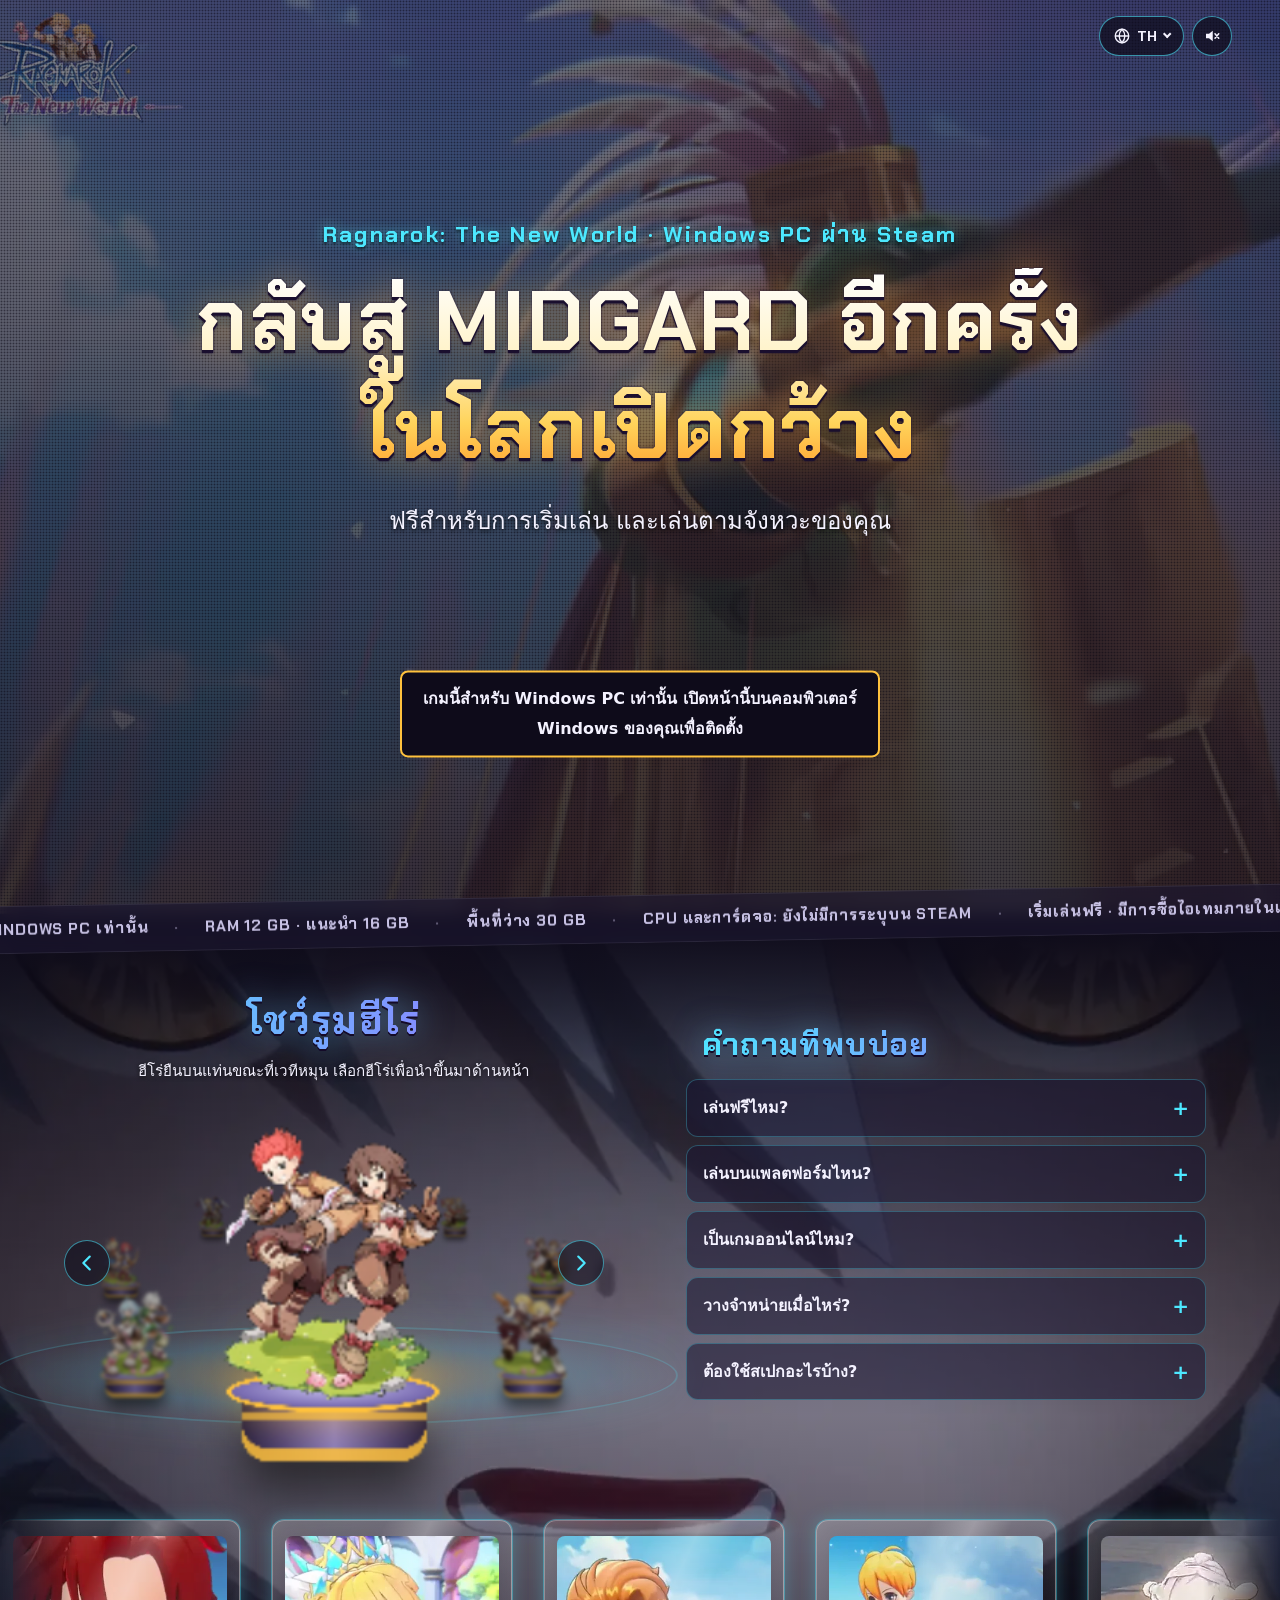
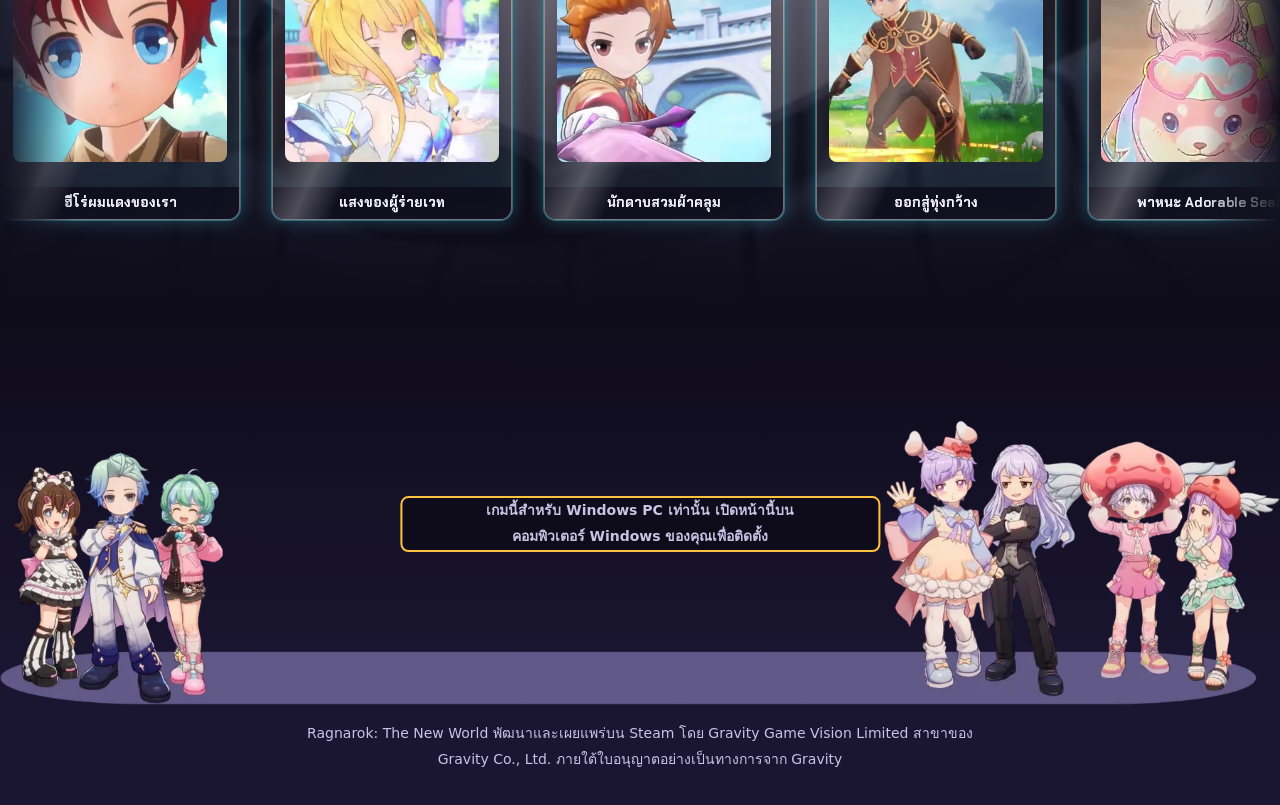
<file: index.html>
<!DOCTYPE html>
<html lang="th">
<head>
  <meta charset="utf-8">
  <meta name="viewport" content="width=device-width, initial-scale=1">
  <title>Ragnarok: The New World — กลับสู่ Midgard ในโลกเปิดกว้าง</title>
  <meta name="description" content="Ragnarok: The New World เป็นเกม MMORPG ฟรีสำหรับการเริ่มเล่น บน Windows PC ผ่าน Steam">
  <link rel="alternate" hreflang="th" href="./index.html">
  <link rel="alternate" hreflang="en" href="./en.html">
  <link rel="alternate" hreflang="fr" href="./fr.html">
  <link rel="alternate" hreflang="id" href="./id.html">
  <link rel="alternate" hreflang="zh-CN" href="./zh.html">
  <link rel="alternate" hreflang="vi" href="./vi.html">
  <link rel="alternate" hreflang="x-default" href="./en.html">
  <link rel="preload" href="./assets/fonts/chakra-petch-700-thai.woff2" as="font" type="font/woff2" crossorigin>
  <link rel="preload" href="./assets/fonts/chakra-petch-700-latin.woff2" as="font" type="font/woff2" crossorigin>
  <link rel="icon" href="./assets/images/favicon-32.png" type="image/png" sizes="32x32">
  <link rel="apple-touch-icon" href="./assets/images/apple-touch-icon.png">
  <link rel="stylesheet" href="./style.min.css">
  <script src="./script.min.js" defer></script>
</head>
<body>
  <a class="skip-link" href="#main">ไปที่เนื้อหา</a>

  <main id="main" tabindex="-1">
    <section class="hero">
      <video class="hero-video" autoplay muted loop playsinline preload="metadata" width="1920" height="1080" poster="./assets/images/hero-poster.webp?v=2" aria-hidden="true" tabindex="-1">
        <source src="./assets/videos/hero-trailer-mobile.mp4?v=4" type="video/mp4" media="(max-width: 800px)">
        <source src="./assets/videos/hero-trailer.mp4?v=4" type="video/mp4">
      </video>
      <div class="hero-overlay"></div>
      <div class="hero-sparks" aria-hidden="true"><span></span><span></span><span></span><span></span><span></span><span></span><span></span><span></span><span></span><span></span></div>
      <div class="top-tools">
        <details class="lang-menu">
          <summary>
            <svg class="ico" viewBox="0 0 24 24" width="18" height="18" aria-hidden="true" focusable="false"><circle cx="12" cy="12" r="9" fill="none" stroke="currentColor" stroke-width="1.8"/><path d="M3 12h18M12 3c2.5 2.6 3.8 5.6 3.8 9s-1.3 6.4-3.8 9c-2.5-2.6-3.8-5.6-3.8-9S9.5 5.6 12 3z" fill="none" stroke="currentColor" stroke-width="1.8"/></svg>
            <span class="sr-only">ภาษา:</span> <span class="lang-code">TH</span>
          </summary>
          <ul class="lang-list">
            <li><a href="./index.html" lang="th" hreflang="th" aria-current="page">ไทย</a></li>
            <li><a href="./en.html" lang="en" hreflang="en">English</a></li>
            <li><a href="./fr.html" lang="fr" hreflang="fr">Français</a></li>
            <li><a href="./id.html" lang="id" hreflang="id">Bahasa Indonesia</a></li>
            <li><a href="./zh.html" lang="zh-CN" hreflang="zh-CN">简体中文</a></li>
            <li><a href="./vi.html" lang="vi" hreflang="vi">Tiếng Việt</a></li>
          </ul>
        </details>
        <button type="button" class="sound-toggle" aria-pressed="false">
          <svg class="ico ico-off" viewBox="0 0 24 24" width="18" height="18" aria-hidden="true" focusable="false"><path d="M4 9v6h4l5 4V5L8 9H4z" fill="currentColor"/><path d="M16 9l5 6M21 9l-5 6" fill="none" stroke="currentColor" stroke-width="2" stroke-linecap="round"/></svg>
          <svg class="ico ico-on" viewBox="0 0 24 24" width="18" height="18" aria-hidden="true" focusable="false"><path d="M4 9v6h4l5 4V5L8 9H4z" fill="currentColor"/><path d="M16 8.5a5 5 0 0 1 0 7M18.5 6a8.5 8.5 0 0 1 0 12" fill="none" stroke="currentColor" stroke-width="2" stroke-linecap="round"/></svg>
          <span class="sr-only">เสียงตัวอย่างเกม</span>
        </button>
      </div>
      <div class="hero-text">
        <p class="eyebrow">Ragnarok: The New World · Windows PC ผ่าน Steam</p>
        <h1>กลับสู่ Midgard อีกครั้ง ในโลกเปิดกว้าง</h1>
        <p class="lead">ฟรีสำหรับการเริ่มเล่น และเล่นตามจังหวะของคุณ</p>
        <div class="cta-wrap">
          <canvas class="orb-fire" aria-hidden="true"></canvas>
          <span class="orb-ring" aria-hidden="true"></span>
          <a class="cta cta-orb" href="#go2offer#"><span class="orb-main">เล่น</span> <span class="orb-now">เลย</span> <span class="orb-sub">ฟรีบน Steam</span></a>
          <p class="os-notice" hidden>เกมนี้สำหรับ Windows PC เท่านั้น เปิดหน้านี้บนคอมพิวเตอร์ Windows ของคุณเพื่อติดตั้ง</p>
        </div>
      </div>
    </section>

    <section class="info-ticker" aria-label="ก่อนติดตั้ง">
      <ul class="ticker-track">
          <li class="ticker-key">Windows PC เท่านั้น</li>
          <li>RAM 12 GB · แนะนำ 16 GB</li>
          <li>พื้นที่ว่าง 30 GB</li>
          <li>CPU และการ์ดจอ: ยังไม่มีการระบุบน Steam</li>
          <li>เริ่มเล่นฟรี · มีการซื้อไอเทมภายในเกม</li>
          <li>ต้องมีบัญชี Gravity</li>
      </ul>
    </section>

    <section class="showroom" aria-labelledby="show-title">
      <video class="showroom-bg-video" autoplay muted loop playsinline preload="none" poster="./assets/images/showroom-bg.webp" aria-hidden="true" tabindex="-1">
        <source src="./assets/videos/showroom-bg.mp4" type="video/mp4">
      </video>
      <div class="show-grid">
        <div class="show-main">
          <h2 id="show-title">โชว์รูมฮีโร่</h2>
          <p class="muted">ฮีโร่ยืนบนแท่นขณะที่เวทีหมุน เลือกฮีโร่เพื่อนำขึ้นมาด้านหน้า</p>
          <div class="statue-stage">
            <button type="button" class="statue-nav statue-nav--prev" aria-label="ก่อนหน้า">
              <svg viewBox="0 0 24 24" width="22" height="22" aria-hidden="true" focusable="false"><path d="M15 5l-7 7 7 7" fill="none" stroke="currentColor" stroke-width="2.4" stroke-linecap="round" stroke-linejoin="round"/></svg>
            </button>
            <button type="button" class="statue-nav statue-nav--next" aria-label="ถัดไป">
              <svg viewBox="0 0 24 24" width="22" height="22" aria-hidden="true" focusable="false"><path d="M9 5l7 7-7 7" fill="none" stroke="currentColor" stroke-width="2.4" stroke-linecap="round" stroke-linejoin="round"/></svg>
            </button>
            <div class="show-floor" aria-hidden="true"></div>
            <div class="statue-tilt">
              <ul class="statue-ring">
            <li class="statue">
              <button type="button" class="statue-btn" data-slot="0" aria-pressed="true">
                <span class="statue-face">
                  <span class="statue-body">
                  <img class="statue-img" src="./assets/images/hero-1.webp?v=3" srcset="./assets/images/hero-1-sm.webp?v=3 379w, ./assets/images/hero-1.webp?v=3 489w" sizes="(max-width: 800px) 180px, 230px" width="489" height="620" loading="lazy" decoding="async" alt="นักสู้ผมแดงกับสาวผมน้ำตาลถือมีดสั้น">
                  <span class="plinth" aria-hidden="true"></span>
                  </span>
                </span>
              </button>
            </li>
            <li class="statue">
              <button type="button" class="statue-btn" data-slot="1" aria-pressed="false">
                <span class="statue-face">
                  <span class="statue-body">
                  <img class="statue-img" src="./assets/images/hero-2.webp?v=3" srcset="./assets/images/hero-2-sm.webp?v=3 449w, ./assets/images/hero-2.webp?v=3 580w" sizes="(max-width: 800px) 180px, 230px" width="580" height="620" loading="lazy" decoding="async" alt="นักแม่นปืนผมทองสองคนถือปืนลูกโม่สีทอง">
                  <span class="plinth" aria-hidden="true"></span>
                  </span>
                </span>
              </button>
            </li>
            <li class="statue">
              <button type="button" class="statue-btn" data-slot="2" aria-pressed="false">
                <span class="statue-face">
                  <span class="statue-body">
                  <img class="statue-img" src="./assets/images/hero-3.webp?v=3" srcset="./assets/images/hero-3-sm.webp?v=3 430w, ./assets/images/hero-3.webp?v=3 556w" sizes="(max-width: 800px) 180px, 230px" width="556" height="620" loading="lazy" decoding="async" alt="สาวถือหนังสือกับเด็กชายในชุดคลุมสีส้ม พร้อมสัตว์เลี้ยงขนปุย">
                  <span class="plinth" aria-hidden="true"></span>
                  </span>
                </span>
              </button>
            </li>
            <li class="statue">
              <button type="button" class="statue-btn" data-slot="3" aria-pressed="false">
                <span class="statue-face">
                  <span class="statue-body">
                  <img class="statue-img" src="./assets/images/hero-4.webp?v=3" srcset="./assets/images/hero-4-sm.webp?v=3 438w, ./assets/images/hero-4.webp?v=3 565w" sizes="(max-width: 800px) 180px, 230px" width="565" height="620" loading="lazy" decoding="async" alt="คู่พ่อค้ากับรถเข็น เหรียญ และหุ่นไม้">
                  <span class="plinth" aria-hidden="true"></span>
                  </span>
                </span>
              </button>
            </li>
            <li class="statue">
              <button type="button" class="statue-btn" data-slot="4" aria-pressed="false">
                <span class="statue-face">
                  <span class="statue-body">
                  <img class="statue-img" src="./assets/images/hero-5.webp?v=3" srcset="./assets/images/hero-5-sm.webp?v=3 461w, ./assets/images/hero-5.webp?v=3 595w" sizes="(max-width: 800px) 180px, 230px" width="595" height="620" loading="lazy" decoding="async" alt="คู่ถือไม้เท้ากับแมวน้ำสีชมพู">
                  <span class="plinth" aria-hidden="true"></span>
                  </span>
                </span>
              </button>
            </li>
            <li class="statue">
              <button type="button" class="statue-btn" data-slot="5" aria-pressed="false">
                <span class="statue-face">
                  <span class="statue-body">
                  <img class="statue-img" src="./assets/images/hero-6.webp?v=3" srcset="./assets/images/hero-6-sm.webp?v=3 514w, ./assets/images/hero-6.webp?v=3 665w" sizes="(max-width: 800px) 180px, 230px" width="665" height="620" loading="lazy" decoding="async" alt="นักดาบผมทองกับอัศวินผมสีน้ำเงินถือดาบใหญ่">
                  <span class="plinth" aria-hidden="true"></span>
                  </span>
                </span>
              </button>
            </li>
            <li class="statue">
              <button type="button" class="statue-btn" data-slot="6" aria-pressed="false">
                <span class="statue-face">
                  <span class="statue-body">
                  <img class="statue-img" src="./assets/images/hero-7.webp?v=3" srcset="./assets/images/hero-7-sm.webp?v=3 372w, ./assets/images/hero-7.webp?v=3 481w" sizes="(max-width: 800px) 180px, 230px" width="481" height="620" loading="lazy" decoding="async" alt="คู่นักธนูถือธนูสีทอง และแอปเปิลบนลูกศร">
                  <span class="plinth" aria-hidden="true"></span>
                  </span>
                </span>
              </button>
            </li>
            <li class="statue">
              <button type="button" class="statue-btn" data-slot="7" aria-pressed="false">
                <span class="statue-face">
                  <span class="statue-body">
                  <img class="statue-img" src="./assets/images/hero-8.webp?v=3" srcset="./assets/images/hero-8-sm.webp?v=3 425w, ./assets/images/hero-8.webp?v=3 549w" sizes="(max-width: 800px) 180px, 230px" width="549" height="620" loading="lazy" decoding="async" alt="คู่ในผ้าคลุมสีเขียว ถือไม้เท้าวงแหวนและสนับมือ">
                  <span class="plinth" aria-hidden="true"></span>
                  </span>
                </span>
              </button>
            </li>
              </ul>
            </div>
          </div>
        </div>
        <div class="faq-col">
          <h2 class="faq-title">คำถามที่พบบ่อย</h2>
          <div class="faq-list">
            <details class="faq-item">
              <summary>เล่นฟรีไหม?</summary>
              <p>ใช่ — Ragnarok: The New World เริ่มเล่นได้ฟรี และมีการซื้อไอเทมภายในเกมแบบไม่บังคับ</p>
            </details>
            <details class="faq-item">
              <summary>เล่นบนแพลตฟอร์มไหน?</summary>
              <p>บน Windows PC ผ่าน Steam และต้องมีบัญชี Gravity เพื่อเล่น</p>
            </details>
            <details class="faq-item">
              <summary>เป็นเกมออนไลน์ไหม?</summary>
              <p>ใช่ เป็นเกม MMORPG คุณจะได้สำรวจโลกเปิดกว้างและเล่นร่วมกับผู้เล่นคนอื่น</p>
            </details>
            <details class="faq-item">
              <summary>วางจำหน่ายเมื่อไหร่?</summary>
              <p>ยังไม่มีการประกาศวันวางจำหน่าย เพิ่มเกมลงใน Steam wishlist เพื่อรับการแจ้งเตือน</p>
            </details>
            <details class="faq-item">
              <summary>ต้องใช้สเปกอะไรบ้าง?</summary>
              <p>RAM ประมาณ 12 GB (แนะนำ 16 GB) และพื้นที่ว่าง 30 GB ส่วน CPU และการ์ดจอยังไม่มีการระบุบน Steam</p>
            </details>
          </div>
        </div>
      </div>
      <div class="vitrine-marquee">
        <ul class="vitrine-track">
          <li class="vit-item">
            <button type="button" class="vitrine" data-card="hero" aria-pressed="false">
              <video class="card-video" muted loop playsinline preload="none" width="360" height="480" poster="./assets/images/card-hero.webp" aria-hidden="true" tabindex="-1">
                <source src="./assets/videos/card-hero.mp4" type="video/mp4">
              </video>
              <span class="card-label">ฮีโร่ผมแดงของเรา</span>
            </button>
          </li>
          <li class="vit-item">
            <button type="button" class="vitrine" data-card="maiden" aria-pressed="false">
              <video class="card-video" muted loop playsinline preload="none" width="360" height="480" poster="./assets/images/card-maiden.webp" aria-hidden="true" tabindex="-1">
                <source src="./assets/videos/card-maiden.mp4" type="video/mp4">
              </video>
              <span class="card-label">แสงของผู้ร่ายเวท</span>
            </button>
          </li>
          <li class="vit-item">
            <button type="button" class="vitrine" data-card="knight" aria-pressed="false">
              <video class="card-video" muted loop playsinline preload="none" width="360" height="480" poster="./assets/images/card-knight.webp" aria-hidden="true" tabindex="-1">
                <source src="./assets/videos/card-knight.mp4" type="video/mp4">
              </video>
              <span class="card-label">นักดาบสวมผ้าคลุม</span>
            </button>
          </li>
          <li class="vit-item">
            <button type="button" class="vitrine" data-card="field" aria-pressed="false">
              <video class="card-video" muted loop playsinline preload="none" width="360" height="480" poster="./assets/images/card-field.webp" aria-hidden="true" tabindex="-1">
                <source src="./assets/videos/card-field.mp4" type="video/mp4">
              </video>
              <span class="card-label">ออกสู่ทุ่งกว้าง</span>
            </button>
          </li>
          <li class="vit-item">
            <button type="button" class="vitrine" data-card="seal" aria-pressed="false">
              <video class="card-video" muted loop playsinline preload="none" width="360" height="480" poster="./assets/images/card-seal.webp" aria-hidden="true" tabindex="-1">
                <source src="./assets/videos/card-seal.mp4" type="video/mp4">
              </video>
              <span class="card-label">พาหนะ Adorable Seal</span>
            </button>
          </li>
          <li class="vit-item">
            <button type="button" class="vitrine" data-card="kitty" aria-pressed="false">
              <video class="card-video" muted loop playsinline preload="none" width="360" height="480" poster="./assets/images/card-kitty.webp" aria-hidden="true" tabindex="-1">
                <source src="./assets/videos/card-kitty.mp4" type="video/mp4">
              </video>
              <span class="card-label">ชุด Campus Kitty</span>
            </button>
          </li>
          <li class="vit-item">
            <button type="button" class="vitrine" data-card="crimson" aria-pressed="false">
              <video class="card-video" muted loop playsinline preload="none" width="360" height="480" poster="./assets/images/card-crimson.webp" aria-hidden="true" tabindex="-1">
                <source src="./assets/videos/card-crimson.mp4" type="video/mp4">
              </video>
              <span class="card-label">ชุด Crimson Sura</span>
            </button>
          </li>
          <li class="vit-item">
            <button type="button" class="vitrine" data-card="sakura" aria-pressed="false">
              <video class="card-video" muted loop playsinline preload="none" width="360" height="480" poster="./assets/images/card-sakura.webp" aria-hidden="true" tabindex="-1">
                <source src="./assets/videos/card-sakura.mp4" type="video/mp4">
              </video>
              <span class="card-label">ชุด Sakura Reverie</span>
            </button>
          </li>
        </ul>
      </div>
    </section>
  </main>

  <footer class="site-footer">
    <div class="footer-stage">
        <div class="cta-wrap cta-wrap--footer">
          <canvas class="orb-fire" aria-hidden="true"></canvas>
          <span class="orb-ring" aria-hidden="true"></span>
          <a class="cta cta-orb" href="#go2offer#"><span class="orb-main">เล่น</span> <span class="orb-now">เลย</span> <span class="orb-sub">ฟรีบน Steam</span></a>
          <p class="os-notice" hidden>เกมนี้สำหรับ Windows PC เท่านั้น เปิดหน้านี้บนคอมพิวเตอร์ Windows ของคุณเพื่อติดตั้ง</p>
        </div>
      <img class="footer-crew" src="./assets/images/footer-crew.webp" srcset="./assets/images/footer-crew-sm.webp 900w, ./assets/images/footer-crew.webp 1800w" sizes="100vw" width="1800" height="402" loading="lazy" decoding="async" alt="">
    </div>
    <p>Ragnarok: The New World พัฒนาและเผยแพร่บน Steam โดย Gravity Game Vision Limited สาขาของ Gravity Co., Ltd. ภายใต้ใบอนุญาตอย่างเป็นทางการจาก Gravity</p>
  </footer>
</body>
</html>
</file>
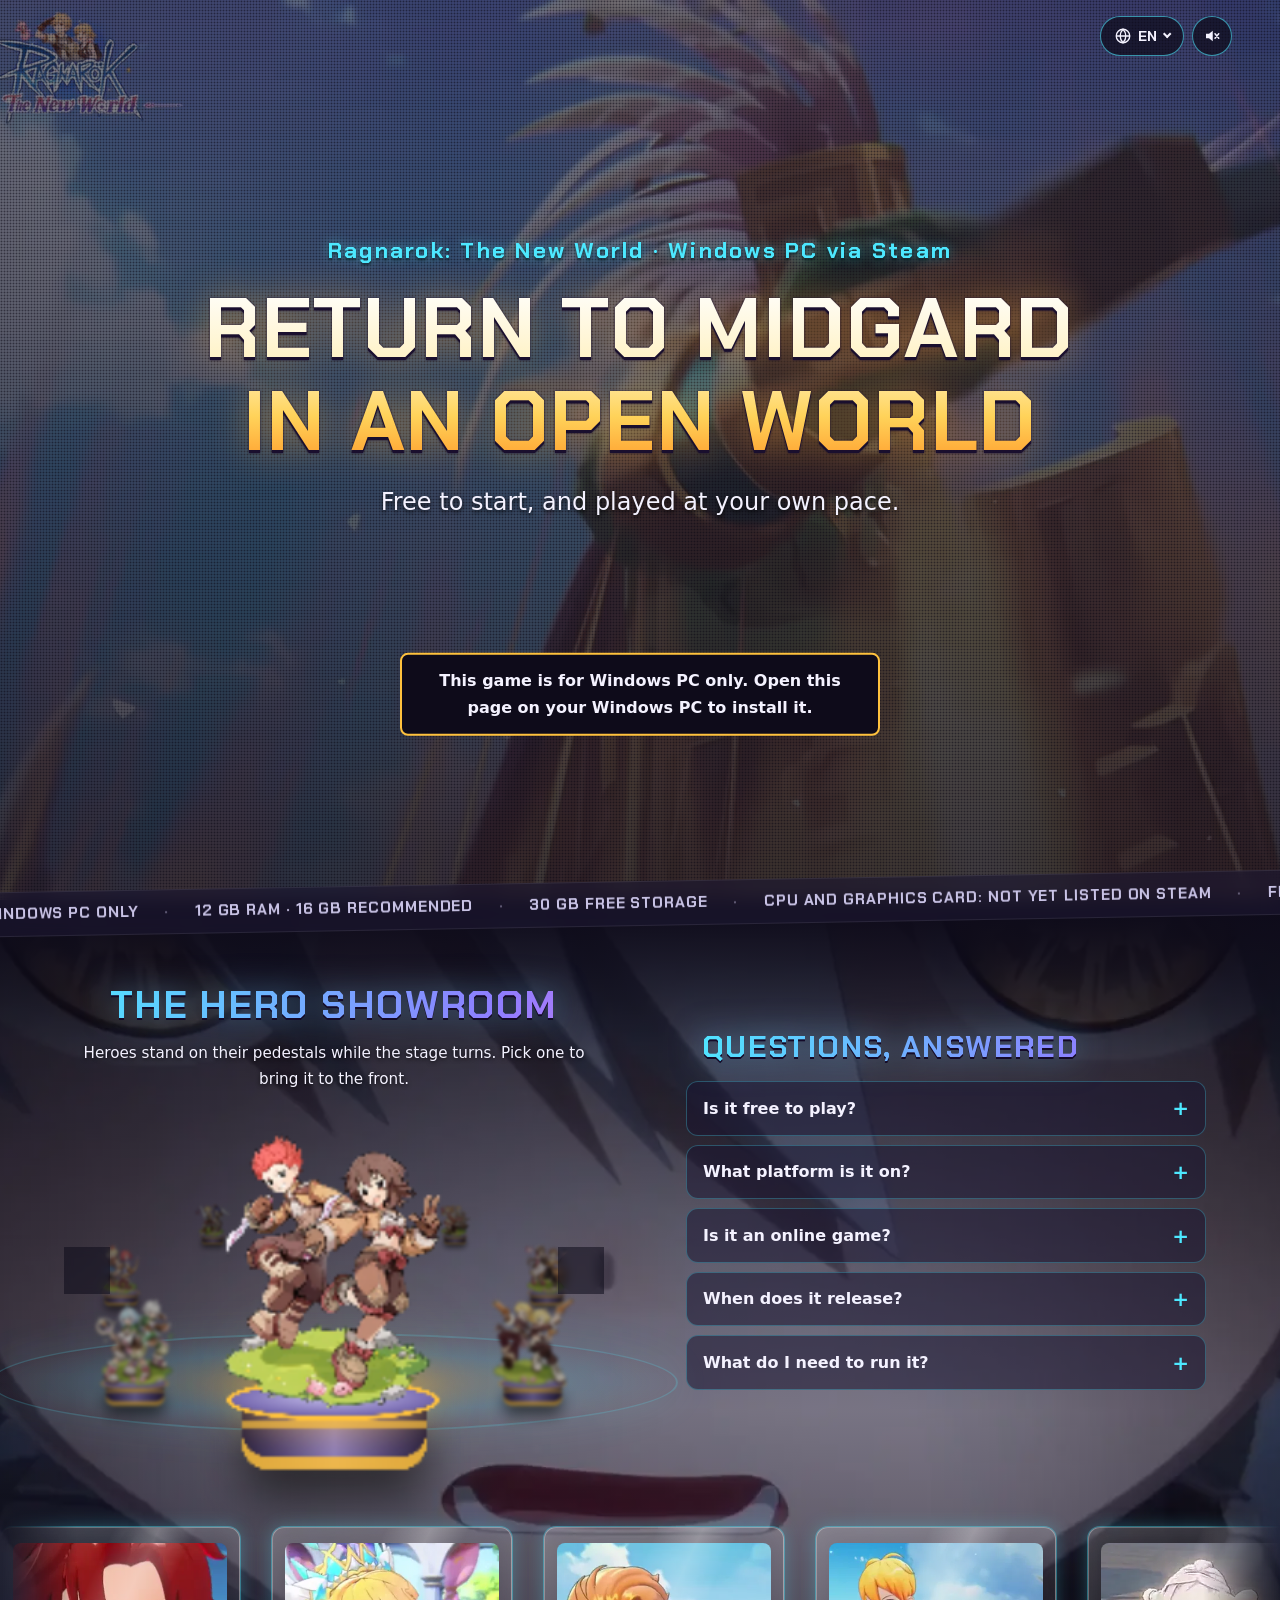
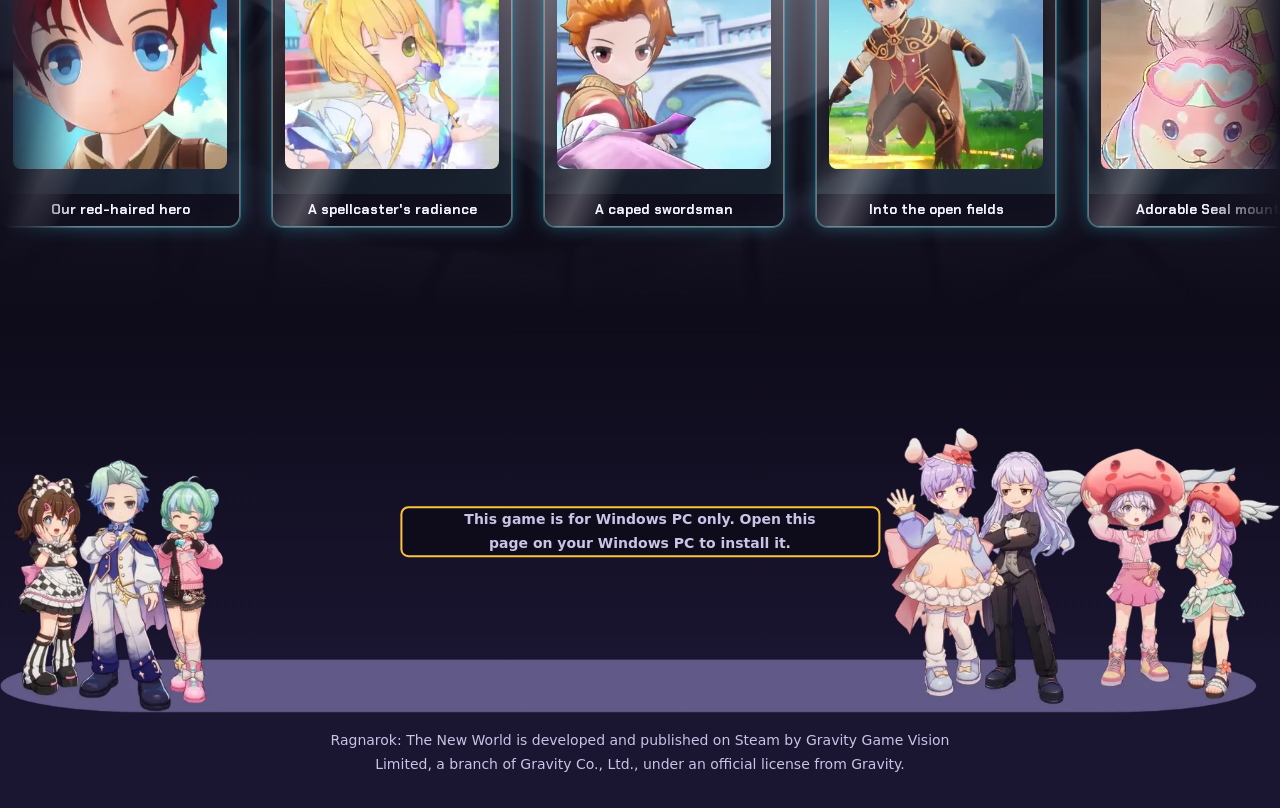
<file: en.html>
<!DOCTYPE html>
<html lang="en">
<head>
  <meta charset="utf-8">
  <meta name="viewport" content="width=device-width, initial-scale=1">
  <title>Ragnarok: The New World — Return to Midgard in an Open World</title>
  <meta name="description" content="Ragnarok: The New World is a free-to-start MMORPG for Windows PC, available on Steam.">
  <link rel="alternate" hreflang="th" href="./index.html">
  <link rel="alternate" hreflang="en" href="./en.html">
  <link rel="alternate" hreflang="fr" href="./fr.html">
  <link rel="alternate" hreflang="id" href="./id.html">
  <link rel="alternate" hreflang="zh-CN" href="./zh.html">
  <link rel="alternate" hreflang="vi" href="./vi.html">
  <link rel="alternate" hreflang="x-default" href="./en.html">
  <link rel="preload" href="./assets/fonts/chakra-petch-700-latin.woff2" as="font" type="font/woff2" crossorigin>
  <link rel="icon" href="./assets/images/favicon-32.png" type="image/png" sizes="32x32">
  <link rel="apple-touch-icon" href="./assets/images/apple-touch-icon.png">
  <link rel="stylesheet" href="./style.min.css">
  <script src="./script.min.js" defer></script>
</head>
<body>
  <a class="skip-link" href="#main">Skip to content</a>

  <main id="main" tabindex="-1">
    <section class="hero">
      <video class="hero-video" autoplay muted loop playsinline preload="metadata" width="1920" height="1080" poster="./assets/images/hero-poster.webp?v=2" aria-hidden="true" tabindex="-1">
        <source src="./assets/videos/hero-trailer-mobile.mp4?v=4" type="video/mp4" media="(max-width: 800px)">
        <source src="./assets/videos/hero-trailer.mp4?v=4" type="video/mp4">
      </video>
      <div class="hero-overlay"></div>
      <div class="hero-sparks" aria-hidden="true"><span></span><span></span><span></span><span></span><span></span><span></span><span></span><span></span><span></span><span></span></div>
      <div class="top-tools">
        <details class="lang-menu">
          <summary>
            <svg class="ico" viewBox="0 0 24 24" width="18" height="18" aria-hidden="true" focusable="false"><circle cx="12" cy="12" r="9" fill="none" stroke="currentColor" stroke-width="1.8"/><path d="M3 12h18M12 3c2.5 2.6 3.8 5.6 3.8 9s-1.3 6.4-3.8 9c-2.5-2.6-3.8-5.6-3.8-9S9.5 5.6 12 3z" fill="none" stroke="currentColor" stroke-width="1.8"/></svg>
            <span class="sr-only">Language:</span> <span class="lang-code">EN</span>
          </summary>
          <ul class="lang-list">
            <li><a href="./index.html" lang="th" hreflang="th">ไทย</a></li>
            <li><a href="./en.html" lang="en" hreflang="en" aria-current="page">English</a></li>
            <li><a href="./fr.html" lang="fr" hreflang="fr">Français</a></li>
            <li><a href="./id.html" lang="id" hreflang="id">Bahasa Indonesia</a></li>
            <li><a href="./zh.html" lang="zh-CN" hreflang="zh-CN">简体中文</a></li>
            <li><a href="./vi.html" lang="vi" hreflang="vi">Tiếng Việt</a></li>
          </ul>
        </details>
        <button type="button" class="sound-toggle" aria-pressed="false">
          <svg class="ico ico-off" viewBox="0 0 24 24" width="18" height="18" aria-hidden="true" focusable="false"><path d="M4 9v6h4l5 4V5L8 9H4z" fill="currentColor"/><path d="M16 9l5 6M21 9l-5 6" fill="none" stroke="currentColor" stroke-width="2" stroke-linecap="round"/></svg>
          <svg class="ico ico-on" viewBox="0 0 24 24" width="18" height="18" aria-hidden="true" focusable="false"><path d="M4 9v6h4l5 4V5L8 9H4z" fill="currentColor"/><path d="M16 8.5a5 5 0 0 1 0 7M18.5 6a8.5 8.5 0 0 1 0 12" fill="none" stroke="currentColor" stroke-width="2" stroke-linecap="round"/></svg>
          <span class="sr-only">Trailer sound</span>
        </button>
      </div>
      <div class="hero-text">
        <p class="eyebrow">Ragnarok: The New World · Windows PC via Steam</p>
        <h1>Return to Midgard in an open world</h1>
        <p class="lead">Free to start, and played at your own pace.</p>
        <div class="cta-wrap">
          <canvas class="orb-fire" aria-hidden="true"></canvas>
          <span class="orb-ring" aria-hidden="true"></span>
          <a class="cta cta-orb" href="#go2offer#"><span class="orb-main">Play</span> <span class="orb-now">now</span> <span class="orb-sub">free on Steam</span></a>
          <p class="os-notice" hidden>This game is for Windows PC only. Open this page on your Windows PC to install it.</p>
        </div>
      </div>
    </section>

    <section class="info-ticker" aria-label="Before you install">
      <ul class="ticker-track">
          <li class="ticker-key">Windows PC only</li>
          <li>12 GB RAM · 16 GB recommended</li>
          <li>30 GB free storage</li>
          <li>CPU and graphics card: not yet listed on Steam</li>
          <li>Free to start · in-game purchases</li>
          <li>Gravity account required</li>
      </ul>
    </section>

    <section class="showroom" aria-labelledby="show-title">
      <video class="showroom-bg-video" autoplay muted loop playsinline preload="none" poster="./assets/images/showroom-bg.webp" aria-hidden="true" tabindex="-1">
        <source src="./assets/videos/showroom-bg.mp4" type="video/mp4">
      </video>
      <div class="show-grid">
        <div class="show-main">
          <h2 id="show-title">The hero showroom</h2>
          <p class="muted">Heroes stand on their pedestals while the stage turns. Pick one to bring it to the front.</p>
          <div class="statue-stage">
            <button type="button" class="statue-nav statue-nav--prev" aria-label="Previous hero">
              <svg viewBox="0 0 24 24" width="22" height="22" aria-hidden="true" focusable="false"><path d="M15 5l-7 7 7 7" fill="none" stroke="currentColor" stroke-width="2.4" stroke-linecap="round" stroke-linejoin="round"/></svg>
            </button>
            <button type="button" class="statue-nav statue-nav--next" aria-label="Next hero">
              <svg viewBox="0 0 24 24" width="22" height="22" aria-hidden="true" focusable="false"><path d="M9 5l7 7-7 7" fill="none" stroke="currentColor" stroke-width="2.4" stroke-linecap="round" stroke-linejoin="round"/></svg>
            </button>
            <div class="show-floor" aria-hidden="true"></div>
            <div class="statue-tilt">
              <ul class="statue-ring">
            <li class="statue">
              <button type="button" class="statue-btn" data-slot="0" aria-pressed="true">
                <span class="statue-face">
                  <span class="statue-body">
                  <img class="statue-img" src="./assets/images/hero-1.webp?v=3" srcset="./assets/images/hero-1-sm.webp?v=3 379w, ./assets/images/hero-1.webp?v=3 489w" sizes="(max-width: 800px) 180px, 230px" width="489" height="620" loading="lazy" decoding="async" alt="Red-haired fighter and brown-haired girl with daggers">
                  <span class="plinth" aria-hidden="true"></span>
                  </span>
                </span>
              </button>
            </li>
            <li class="statue">
              <button type="button" class="statue-btn" data-slot="1" aria-pressed="false">
                <span class="statue-face">
                  <span class="statue-body">
                  <img class="statue-img" src="./assets/images/hero-2.webp?v=3" srcset="./assets/images/hero-2-sm.webp?v=3 449w, ./assets/images/hero-2.webp?v=3 580w" sizes="(max-width: 800px) 180px, 230px" width="580" height="620" loading="lazy" decoding="async" alt="Two blond gunslingers with golden revolvers">
                  <span class="plinth" aria-hidden="true"></span>
                  </span>
                </span>
              </button>
            </li>
            <li class="statue">
              <button type="button" class="statue-btn" data-slot="2" aria-pressed="false">
                <span class="statue-face">
                  <span class="statue-body">
                  <img class="statue-img" src="./assets/images/hero-3.webp?v=3" srcset="./assets/images/hero-3-sm.webp?v=3 430w, ./assets/images/hero-3.webp?v=3 556w" sizes="(max-width: 800px) 180px, 230px" width="556" height="620" loading="lazy" decoding="async" alt="Girl with books and boy in an orange robe, with fluffy pets">
                  <span class="plinth" aria-hidden="true"></span>
                  </span>
                </span>
              </button>
            </li>
            <li class="statue">
              <button type="button" class="statue-btn" data-slot="3" aria-pressed="false">
                <span class="statue-face">
                  <span class="statue-body">
                  <img class="statue-img" src="./assets/images/hero-4.webp?v=3" srcset="./assets/images/hero-4-sm.webp?v=3 438w, ./assets/images/hero-4.webp?v=3 565w" sizes="(max-width: 800px) 180px, 230px" width="565" height="620" loading="lazy" decoding="async" alt="Merchant pair with a cart, coins and a wooden puppet">
                  <span class="plinth" aria-hidden="true"></span>
                  </span>
                </span>
              </button>
            </li>
            <li class="statue">
              <button type="button" class="statue-btn" data-slot="4" aria-pressed="false">
                <span class="statue-face">
                  <span class="statue-body">
                  <img class="statue-img" src="./assets/images/hero-5.webp?v=3" srcset="./assets/images/hero-5-sm.webp?v=3 461w, ./assets/images/hero-5.webp?v=3 595w" sizes="(max-width: 800px) 180px, 230px" width="595" height="620" loading="lazy" decoding="async" alt="Staff-wielding pair with pink seal companions">
                  <span class="plinth" aria-hidden="true"></span>
                  </span>
                </span>
              </button>
            </li>
            <li class="statue">
              <button type="button" class="statue-btn" data-slot="5" aria-pressed="false">
                <span class="statue-face">
                  <span class="statue-body">
                  <img class="statue-img" src="./assets/images/hero-6.webp?v=3" srcset="./assets/images/hero-6-sm.webp?v=3 514w, ./assets/images/hero-6.webp?v=3 665w" sizes="(max-width: 800px) 180px, 230px" width="665" height="620" loading="lazy" decoding="async" alt="Blond swordsman and blue-haired knight with great swords">
                  <span class="plinth" aria-hidden="true"></span>
                  </span>
                </span>
              </button>
            </li>
            <li class="statue">
              <button type="button" class="statue-btn" data-slot="6" aria-pressed="false">
                <span class="statue-face">
                  <span class="statue-body">
                  <img class="statue-img" src="./assets/images/hero-7.webp?v=3" srcset="./assets/images/hero-7-sm.webp?v=3 372w, ./assets/images/hero-7.webp?v=3 481w" sizes="(max-width: 800px) 180px, 230px" width="481" height="620" loading="lazy" decoding="async" alt="Archer pair with golden bows and an apple on an arrow">
                  <span class="plinth" aria-hidden="true"></span>
                  </span>
                </span>
              </button>
            </li>
            <li class="statue">
              <button type="button" class="statue-btn" data-slot="7" aria-pressed="false">
                <span class="statue-face">
                  <span class="statue-body">
                  <img class="statue-img" src="./assets/images/hero-8.webp?v=3" srcset="./assets/images/hero-8-sm.webp?v=3 425w, ./assets/images/hero-8.webp?v=3 549w" sizes="(max-width: 800px) 180px, 230px" width="549" height="620" loading="lazy" decoding="async" alt="Pair in green cloaks with a ring staff and claws">
                  <span class="plinth" aria-hidden="true"></span>
                  </span>
                </span>
              </button>
            </li>
              </ul>
            </div>
          </div>
        </div>
        <div class="faq-col">
          <h2 class="faq-title">Questions, answered</h2>
          <div class="faq-list">
            <details class="faq-item">
              <summary>Is it free to play?</summary>
              <p>Yes — Ragnarok: The New World is free to start, with optional in-game purchases.</p>
            </details>
            <details class="faq-item">
              <summary>What platform is it on?</summary>
              <p>Windows PC, through Steam. A Gravity account is required to play.</p>
            </details>
            <details class="faq-item">
              <summary>Is it an online game?</summary>
              <p>Yes. It's an MMORPG, so you explore the open world and play alongside other players.</p>
            </details>
            <details class="faq-item">
              <summary>When does it release?</summary>
              <p>A release date has not been announced yet. Add it to your Steam wishlist to be notified.</p>
            </details>
            <details class="faq-item">
              <summary>What do I need to run it?</summary>
              <p>About 12 GB of RAM (16 GB recommended) and 30 GB of free storage. The CPU and graphics card are not yet listed on Steam.</p>
            </details>
          </div>
        </div>
      </div>
      <div class="vitrine-marquee">
        <ul class="vitrine-track">
          <li class="vit-item">
            <button type="button" class="vitrine" data-card="hero" aria-pressed="false">
              <video class="card-video" muted loop playsinline preload="none" width="360" height="480" poster="./assets/images/card-hero.webp" aria-hidden="true" tabindex="-1">
                <source src="./assets/videos/card-hero.mp4" type="video/mp4">
              </video>
              <span class="card-label">Our red-haired hero</span>
            </button>
          </li>
          <li class="vit-item">
            <button type="button" class="vitrine" data-card="maiden" aria-pressed="false">
              <video class="card-video" muted loop playsinline preload="none" width="360" height="480" poster="./assets/images/card-maiden.webp" aria-hidden="true" tabindex="-1">
                <source src="./assets/videos/card-maiden.mp4" type="video/mp4">
              </video>
              <span class="card-label">A spellcaster's radiance</span>
            </button>
          </li>
          <li class="vit-item">
            <button type="button" class="vitrine" data-card="knight" aria-pressed="false">
              <video class="card-video" muted loop playsinline preload="none" width="360" height="480" poster="./assets/images/card-knight.webp" aria-hidden="true" tabindex="-1">
                <source src="./assets/videos/card-knight.mp4" type="video/mp4">
              </video>
              <span class="card-label">A caped swordsman</span>
            </button>
          </li>
          <li class="vit-item">
            <button type="button" class="vitrine" data-card="field" aria-pressed="false">
              <video class="card-video" muted loop playsinline preload="none" width="360" height="480" poster="./assets/images/card-field.webp" aria-hidden="true" tabindex="-1">
                <source src="./assets/videos/card-field.mp4" type="video/mp4">
              </video>
              <span class="card-label">Into the open fields</span>
            </button>
          </li>
          <li class="vit-item">
            <button type="button" class="vitrine" data-card="seal" aria-pressed="false">
              <video class="card-video" muted loop playsinline preload="none" width="360" height="480" poster="./assets/images/card-seal.webp" aria-hidden="true" tabindex="-1">
                <source src="./assets/videos/card-seal.mp4" type="video/mp4">
              </video>
              <span class="card-label">Adorable Seal mount</span>
            </button>
          </li>
          <li class="vit-item">
            <button type="button" class="vitrine" data-card="kitty" aria-pressed="false">
              <video class="card-video" muted loop playsinline preload="none" width="360" height="480" poster="./assets/images/card-kitty.webp" aria-hidden="true" tabindex="-1">
                <source src="./assets/videos/card-kitty.mp4" type="video/mp4">
              </video>
              <span class="card-label">Campus Kitty outfit</span>
            </button>
          </li>
          <li class="vit-item">
            <button type="button" class="vitrine" data-card="crimson" aria-pressed="false">
              <video class="card-video" muted loop playsinline preload="none" width="360" height="480" poster="./assets/images/card-crimson.webp" aria-hidden="true" tabindex="-1">
                <source src="./assets/videos/card-crimson.mp4" type="video/mp4">
              </video>
              <span class="card-label">Crimson Sura outfit</span>
            </button>
          </li>
          <li class="vit-item">
            <button type="button" class="vitrine" data-card="sakura" aria-pressed="false">
              <video class="card-video" muted loop playsinline preload="none" width="360" height="480" poster="./assets/images/card-sakura.webp" aria-hidden="true" tabindex="-1">
                <source src="./assets/videos/card-sakura.mp4" type="video/mp4">
              </video>
              <span class="card-label">Sakura Reverie outfit</span>
            </button>
          </li>
        </ul>
      </div>
    </section>
  </main>

  <footer class="site-footer">
    <div class="footer-stage">
        <div class="cta-wrap cta-wrap--footer">
          <canvas class="orb-fire" aria-hidden="true"></canvas>
          <span class="orb-ring" aria-hidden="true"></span>
          <a class="cta cta-orb" href="#go2offer#"><span class="orb-main">Play</span> <span class="orb-now">now</span> <span class="orb-sub">free on Steam</span></a>
          <p class="os-notice" hidden>This game is for Windows PC only. Open this page on your Windows PC to install it.</p>
        </div>
      <img class="footer-crew" src="./assets/images/footer-crew.webp" srcset="./assets/images/footer-crew-sm.webp 900w, ./assets/images/footer-crew.webp 1800w" sizes="100vw" width="1800" height="402" loading="lazy" decoding="async" alt="">
    </div>
    <p>Ragnarok: The New World is developed and published on Steam by Gravity Game Vision Limited, a branch of Gravity Co., Ltd., under an official license from Gravity.</p>
  </footer>
</body>
</html>
</file>
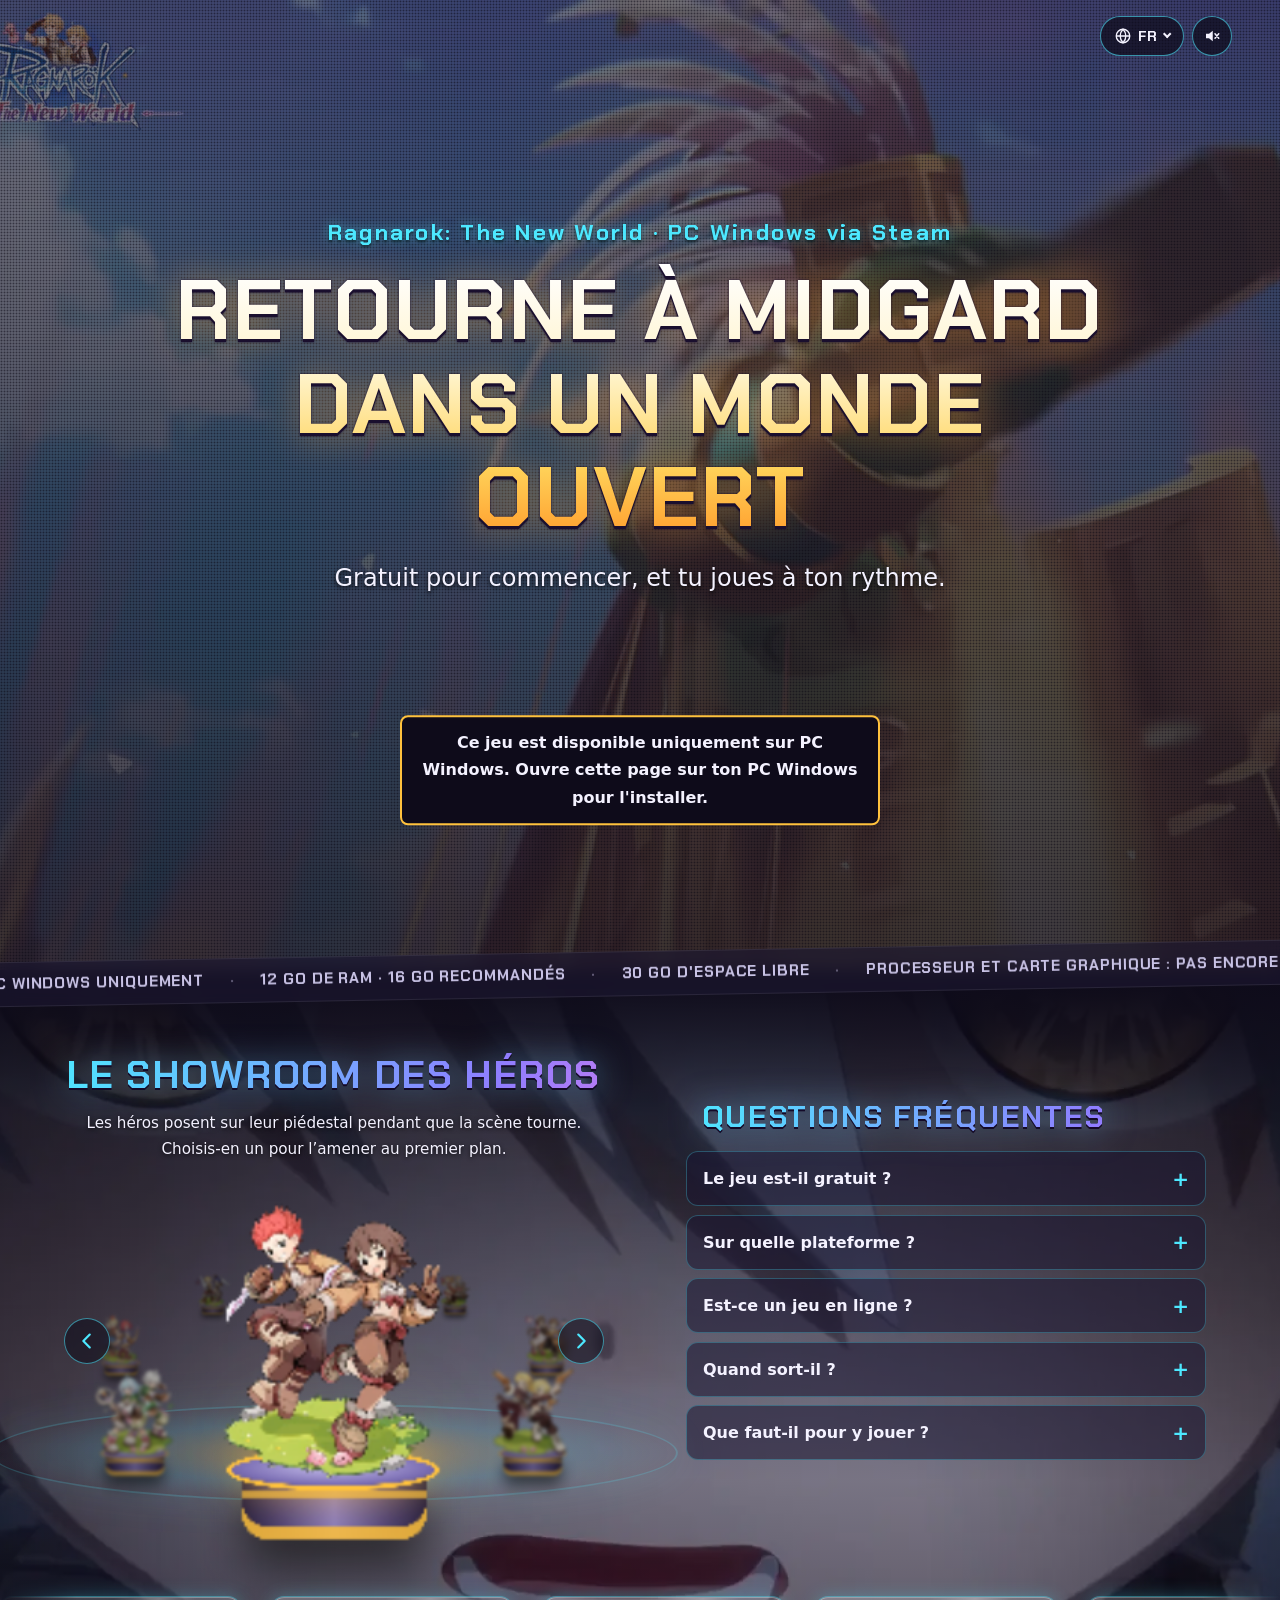
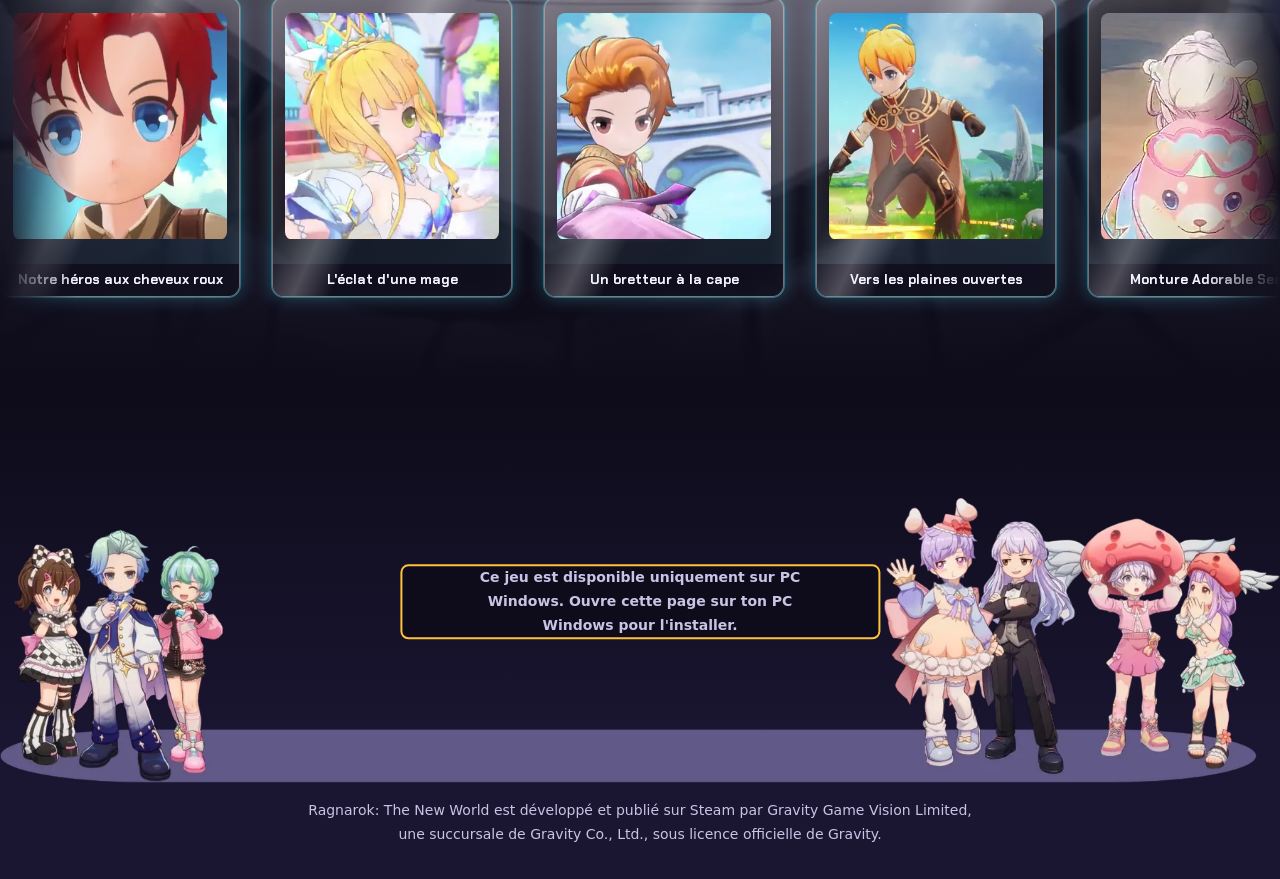
<file: fr.html>
<!DOCTYPE html>
<html lang="fr">
<head>
  <meta charset="utf-8">
  <meta name="viewport" content="width=device-width, initial-scale=1">
  <title>Ragnarok: The New World — Retourne à Midgard dans un monde ouvert</title>
  <meta name="description" content="Ragnarok: The New World est un MMORPG gratuit pour commencer, sur PC Windows, disponible sur Steam.">
  <link rel="alternate" hreflang="th" href="./index.html">
  <link rel="alternate" hreflang="en" href="./en.html">
  <link rel="alternate" hreflang="fr" href="./fr.html">
  <link rel="alternate" hreflang="id" href="./id.html">
  <link rel="alternate" hreflang="zh-CN" href="./zh.html">
  <link rel="alternate" hreflang="vi" href="./vi.html">
  <link rel="alternate" hreflang="x-default" href="./en.html">
  <link rel="preload" href="./assets/fonts/chakra-petch-700-latin.woff2" as="font" type="font/woff2" crossorigin>
  <link rel="icon" href="./assets/images/favicon-32.png" type="image/png" sizes="32x32">
  <link rel="apple-touch-icon" href="./assets/images/apple-touch-icon.png">
  <link rel="stylesheet" href="./style.min.css">
  <script src="./script.min.js" defer></script>
</head>
<body>
  <a class="skip-link" href="#main">Aller au contenu</a>

  <main id="main" tabindex="-1">
    <section class="hero">
      <video class="hero-video" autoplay muted loop playsinline preload="metadata" width="1920" height="1080" poster="./assets/images/hero-poster.webp?v=2" aria-hidden="true" tabindex="-1">
        <source src="./assets/videos/hero-trailer-mobile.mp4?v=4" type="video/mp4" media="(max-width: 800px)">
        <source src="./assets/videos/hero-trailer.mp4?v=4" type="video/mp4">
      </video>
      <div class="hero-overlay"></div>
      <div class="hero-sparks" aria-hidden="true"><span></span><span></span><span></span><span></span><span></span><span></span><span></span><span></span><span></span><span></span></div>
      <div class="top-tools">
        <details class="lang-menu">
          <summary>
            <svg class="ico" viewBox="0 0 24 24" width="18" height="18" aria-hidden="true" focusable="false"><circle cx="12" cy="12" r="9" fill="none" stroke="currentColor" stroke-width="1.8"/><path d="M3 12h18M12 3c2.5 2.6 3.8 5.6 3.8 9s-1.3 6.4-3.8 9c-2.5-2.6-3.8-5.6-3.8-9S9.5 5.6 12 3z" fill="none" stroke="currentColor" stroke-width="1.8"/></svg>
            <span class="sr-only">Langue:</span> <span class="lang-code">FR</span>
          </summary>
          <ul class="lang-list">
            <li><a href="./index.html" lang="th" hreflang="th">ไทย</a></li>
            <li><a href="./en.html" lang="en" hreflang="en">English</a></li>
            <li><a href="./fr.html" lang="fr" hreflang="fr" aria-current="page">Français</a></li>
            <li><a href="./id.html" lang="id" hreflang="id">Bahasa Indonesia</a></li>
            <li><a href="./zh.html" lang="zh-CN" hreflang="zh-CN">简体中文</a></li>
            <li><a href="./vi.html" lang="vi" hreflang="vi">Tiếng Việt</a></li>
          </ul>
        </details>
        <button type="button" class="sound-toggle" aria-pressed="false">
          <svg class="ico ico-off" viewBox="0 0 24 24" width="18" height="18" aria-hidden="true" focusable="false"><path d="M4 9v6h4l5 4V5L8 9H4z" fill="currentColor"/><path d="M16 9l5 6M21 9l-5 6" fill="none" stroke="currentColor" stroke-width="2" stroke-linecap="round"/></svg>
          <svg class="ico ico-on" viewBox="0 0 24 24" width="18" height="18" aria-hidden="true" focusable="false"><path d="M4 9v6h4l5 4V5L8 9H4z" fill="currentColor"/><path d="M16 8.5a5 5 0 0 1 0 7M18.5 6a8.5 8.5 0 0 1 0 12" fill="none" stroke="currentColor" stroke-width="2" stroke-linecap="round"/></svg>
          <span class="sr-only">Son de la bande-annonce</span>
        </button>
      </div>
      <div class="hero-text">
        <p class="eyebrow">Ragnarok: The New World · PC Windows via Steam</p>
        <h1>Retourne à Midgard dans un monde ouvert</h1>
        <p class="lead">Gratuit pour commencer, et tu joues à ton rythme.</p>
        <div class="cta-wrap">
          <canvas class="orb-fire" aria-hidden="true"></canvas>
          <span class="orb-ring" aria-hidden="true"></span>
          <a class="cta cta-orb" href="#go2offer#"><span class="orb-main">Joue</span> <span class="orb-now orb-now--long">maintenant</span> <span class="orb-sub">gratuit sur Steam</span></a>
          <p class="os-notice" hidden>Ce jeu est disponible uniquement sur PC Windows. Ouvre cette page sur ton PC Windows pour l'installer.</p>
        </div>
      </div>
    </section>

    <section class="info-ticker" aria-label="Avant d'installer">
      <ul class="ticker-track">
          <li class="ticker-key">PC Windows uniquement</li>
          <li>12 Go de RAM · 16 Go recommandés</li>
          <li>30 Go d'espace libre</li>
          <li>Processeur et carte graphique : pas encore indiqués sur Steam</li>
          <li>Gratuit pour commencer · achats en jeu</li>
          <li>Compte Gravity requis</li>
      </ul>
    </section>

    <section class="showroom" aria-labelledby="show-title">
      <video class="showroom-bg-video" autoplay muted loop playsinline preload="none" poster="./assets/images/showroom-bg.webp" aria-hidden="true" tabindex="-1">
        <source src="./assets/videos/showroom-bg.mp4" type="video/mp4">
      </video>
      <div class="show-grid">
        <div class="show-main">
          <h2 id="show-title">Le showroom des héros</h2>
          <p class="muted">Les héros posent sur leur piédestal pendant que la scène tourne. Choisis-en un pour l’amener au premier plan.</p>
          <div class="statue-stage">
            <button type="button" class="statue-nav statue-nav--prev" aria-label="Héros précédent">
              <svg viewBox="0 0 24 24" width="22" height="22" aria-hidden="true" focusable="false"><path d="M15 5l-7 7 7 7" fill="none" stroke="currentColor" stroke-width="2.4" stroke-linecap="round" stroke-linejoin="round"/></svg>
            </button>
            <button type="button" class="statue-nav statue-nav--next" aria-label="Héros suivant">
              <svg viewBox="0 0 24 24" width="22" height="22" aria-hidden="true" focusable="false"><path d="M9 5l7 7-7 7" fill="none" stroke="currentColor" stroke-width="2.4" stroke-linecap="round" stroke-linejoin="round"/></svg>
            </button>
            <div class="show-floor" aria-hidden="true"></div>
            <div class="statue-tilt">
              <ul class="statue-ring">
            <li class="statue">
              <button type="button" class="statue-btn" data-slot="0" aria-pressed="true">
                <span class="statue-face">
                  <span class="statue-body">
                  <img class="statue-img" src="./assets/images/hero-1.webp?v=3" srcset="./assets/images/hero-1-sm.webp?v=3 379w, ./assets/images/hero-1.webp?v=3 489w" sizes="(max-width: 800px) 180px, 230px" width="489" height="620" loading="lazy" decoding="async" alt="Combattant aux cheveux rouges et fille aux cheveux bruns avec des dagues">
                  <span class="plinth" aria-hidden="true"></span>
                  </span>
                </span>
              </button>
            </li>
            <li class="statue">
              <button type="button" class="statue-btn" data-slot="1" aria-pressed="false">
                <span class="statue-face">
                  <span class="statue-body">
                  <img class="statue-img" src="./assets/images/hero-2.webp?v=3" srcset="./assets/images/hero-2-sm.webp?v=3 449w, ./assets/images/hero-2.webp?v=3 580w" sizes="(max-width: 800px) 180px, 230px" width="580" height="620" loading="lazy" decoding="async" alt="Deux pistoleros blonds avec des revolvers dorés">
                  <span class="plinth" aria-hidden="true"></span>
                  </span>
                </span>
              </button>
            </li>
            <li class="statue">
              <button type="button" class="statue-btn" data-slot="2" aria-pressed="false">
                <span class="statue-face">
                  <span class="statue-body">
                  <img class="statue-img" src="./assets/images/hero-3.webp?v=3" srcset="./assets/images/hero-3-sm.webp?v=3 430w, ./assets/images/hero-3.webp?v=3 556w" sizes="(max-width: 800px) 180px, 230px" width="556" height="620" loading="lazy" decoding="async" alt="Fille avec des livres et garçon en robe orange, avec des compagnons duveteux">
                  <span class="plinth" aria-hidden="true"></span>
                  </span>
                </span>
              </button>
            </li>
            <li class="statue">
              <button type="button" class="statue-btn" data-slot="3" aria-pressed="false">
                <span class="statue-face">
                  <span class="statue-body">
                  <img class="statue-img" src="./assets/images/hero-4.webp?v=3" srcset="./assets/images/hero-4-sm.webp?v=3 438w, ./assets/images/hero-4.webp?v=3 565w" sizes="(max-width: 800px) 180px, 230px" width="565" height="620" loading="lazy" decoding="async" alt="Duo de marchands avec une charrette, des pièces et une marionnette en bois">
                  <span class="plinth" aria-hidden="true"></span>
                  </span>
                </span>
              </button>
            </li>
            <li class="statue">
              <button type="button" class="statue-btn" data-slot="4" aria-pressed="false">
                <span class="statue-face">
                  <span class="statue-body">
                  <img class="statue-img" src="./assets/images/hero-5.webp?v=3" srcset="./assets/images/hero-5-sm.webp?v=3 461w, ./assets/images/hero-5.webp?v=3 595w" sizes="(max-width: 800px) 180px, 230px" width="595" height="620" loading="lazy" decoding="async" alt="Duo avec des bâtons et des phoques roses">
                  <span class="plinth" aria-hidden="true"></span>
                  </span>
                </span>
              </button>
            </li>
            <li class="statue">
              <button type="button" class="statue-btn" data-slot="5" aria-pressed="false">
                <span class="statue-face">
                  <span class="statue-body">
                  <img class="statue-img" src="./assets/images/hero-6.webp?v=3" srcset="./assets/images/hero-6-sm.webp?v=3 514w, ./assets/images/hero-6.webp?v=3 665w" sizes="(max-width: 800px) 180px, 230px" width="665" height="620" loading="lazy" decoding="async" alt="Épéiste blond et chevalière aux cheveux bleus avec de grandes épées">
                  <span class="plinth" aria-hidden="true"></span>
                  </span>
                </span>
              </button>
            </li>
            <li class="statue">
              <button type="button" class="statue-btn" data-slot="6" aria-pressed="false">
                <span class="statue-face">
                  <span class="statue-body">
                  <img class="statue-img" src="./assets/images/hero-7.webp?v=3" srcset="./assets/images/hero-7-sm.webp?v=3 372w, ./assets/images/hero-7.webp?v=3 481w" sizes="(max-width: 800px) 180px, 230px" width="481" height="620" loading="lazy" decoding="async" alt="Duo d'archers avec des arcs dorés et une pomme transpercée">
                  <span class="plinth" aria-hidden="true"></span>
                  </span>
                </span>
              </button>
            </li>
            <li class="statue">
              <button type="button" class="statue-btn" data-slot="7" aria-pressed="false">
                <span class="statue-face">
                  <span class="statue-body">
                  <img class="statue-img" src="./assets/images/hero-8.webp?v=3" srcset="./assets/images/hero-8-sm.webp?v=3 425w, ./assets/images/hero-8.webp?v=3 549w" sizes="(max-width: 800px) 180px, 230px" width="549" height="620" loading="lazy" decoding="async" alt="Duo en capes vertes avec un bâton à anneau et des griffes">
                  <span class="plinth" aria-hidden="true"></span>
                  </span>
                </span>
              </button>
            </li>
              </ul>
            </div>
          </div>
        </div>
        <div class="faq-col">
          <h2 class="faq-title">Questions fréquentes</h2>
          <div class="faq-list">
            <details class="faq-item">
              <summary>Le jeu est-il gratuit ?</summary>
              <p>Oui — Ragnarok: The New World est gratuit pour commencer, avec des achats en jeu facultatifs.</p>
            </details>
            <details class="faq-item">
              <summary>Sur quelle plateforme ?</summary>
              <p>Sur PC Windows, via Steam. Un compte Gravity est requis pour jouer.</p>
            </details>
            <details class="faq-item">
              <summary>Est-ce un jeu en ligne ?</summary>
              <p>Oui. C'est un MMORPG : tu explores le monde ouvert et tu joues aux côtés d'autres joueurs.</p>
            </details>
            <details class="faq-item">
              <summary>Quand sort-il ?</summary>
              <p>Aucune date de sortie n'a encore été annoncée. Ajoute le jeu à ta liste de souhaits Steam pour être prévenu.</p>
            </details>
            <details class="faq-item">
              <summary>Que faut-il pour y jouer ?</summary>
              <p>Environ 12 Go de RAM (16 Go recommandés) et 30 Go d'espace libre. Le processeur et la carte graphique ne sont pas encore indiqués sur Steam.</p>
            </details>
          </div>
        </div>
      </div>
      <div class="vitrine-marquee">
        <ul class="vitrine-track">
          <li class="vit-item">
            <button type="button" class="vitrine" data-card="hero" aria-pressed="false">
              <video class="card-video" muted loop playsinline preload="none" width="360" height="480" poster="./assets/images/card-hero.webp" aria-hidden="true" tabindex="-1">
                <source src="./assets/videos/card-hero.mp4" type="video/mp4">
              </video>
              <span class="card-label">Notre héros aux cheveux roux</span>
            </button>
          </li>
          <li class="vit-item">
            <button type="button" class="vitrine" data-card="maiden" aria-pressed="false">
              <video class="card-video" muted loop playsinline preload="none" width="360" height="480" poster="./assets/images/card-maiden.webp" aria-hidden="true" tabindex="-1">
                <source src="./assets/videos/card-maiden.mp4" type="video/mp4">
              </video>
              <span class="card-label">L'éclat d'une mage</span>
            </button>
          </li>
          <li class="vit-item">
            <button type="button" class="vitrine" data-card="knight" aria-pressed="false">
              <video class="card-video" muted loop playsinline preload="none" width="360" height="480" poster="./assets/images/card-knight.webp" aria-hidden="true" tabindex="-1">
                <source src="./assets/videos/card-knight.mp4" type="video/mp4">
              </video>
              <span class="card-label">Un bretteur à la cape</span>
            </button>
          </li>
          <li class="vit-item">
            <button type="button" class="vitrine" data-card="field" aria-pressed="false">
              <video class="card-video" muted loop playsinline preload="none" width="360" height="480" poster="./assets/images/card-field.webp" aria-hidden="true" tabindex="-1">
                <source src="./assets/videos/card-field.mp4" type="video/mp4">
              </video>
              <span class="card-label">Vers les plaines ouvertes</span>
            </button>
          </li>
          <li class="vit-item">
            <button type="button" class="vitrine" data-card="seal" aria-pressed="false">
              <video class="card-video" muted loop playsinline preload="none" width="360" height="480" poster="./assets/images/card-seal.webp" aria-hidden="true" tabindex="-1">
                <source src="./assets/videos/card-seal.mp4" type="video/mp4">
              </video>
              <span class="card-label">Monture Adorable Seal</span>
            </button>
          </li>
          <li class="vit-item">
            <button type="button" class="vitrine" data-card="kitty" aria-pressed="false">
              <video class="card-video" muted loop playsinline preload="none" width="360" height="480" poster="./assets/images/card-kitty.webp" aria-hidden="true" tabindex="-1">
                <source src="./assets/videos/card-kitty.mp4" type="video/mp4">
              </video>
              <span class="card-label">Tenue Campus Kitty</span>
            </button>
          </li>
          <li class="vit-item">
            <button type="button" class="vitrine" data-card="crimson" aria-pressed="false">
              <video class="card-video" muted loop playsinline preload="none" width="360" height="480" poster="./assets/images/card-crimson.webp" aria-hidden="true" tabindex="-1">
                <source src="./assets/videos/card-crimson.mp4" type="video/mp4">
              </video>
              <span class="card-label">Tenue Crimson Sura</span>
            </button>
          </li>
          <li class="vit-item">
            <button type="button" class="vitrine" data-card="sakura" aria-pressed="false">
              <video class="card-video" muted loop playsinline preload="none" width="360" height="480" poster="./assets/images/card-sakura.webp" aria-hidden="true" tabindex="-1">
                <source src="./assets/videos/card-sakura.mp4" type="video/mp4">
              </video>
              <span class="card-label">Tenue Sakura Reverie</span>
            </button>
          </li>
        </ul>
      </div>
    </section>
  </main>

  <footer class="site-footer">
    <div class="footer-stage">
        <div class="cta-wrap cta-wrap--footer">
          <canvas class="orb-fire" aria-hidden="true"></canvas>
          <span class="orb-ring" aria-hidden="true"></span>
          <a class="cta cta-orb" href="#go2offer#"><span class="orb-main">Joue</span> <span class="orb-now orb-now--long">maintenant</span> <span class="orb-sub">gratuit sur Steam</span></a>
          <p class="os-notice" hidden>Ce jeu est disponible uniquement sur PC Windows. Ouvre cette page sur ton PC Windows pour l'installer.</p>
        </div>
      <img class="footer-crew" src="./assets/images/footer-crew.webp" srcset="./assets/images/footer-crew-sm.webp 900w, ./assets/images/footer-crew.webp 1800w" sizes="100vw" width="1800" height="402" loading="lazy" decoding="async" alt="">
    </div>
    <p>Ragnarok: The New World est développé et publié sur Steam par Gravity Game Vision Limited, une succursale de Gravity Co., Ltd., sous licence officielle de Gravity.</p>
  </footer>
</body>
</html>
</file>
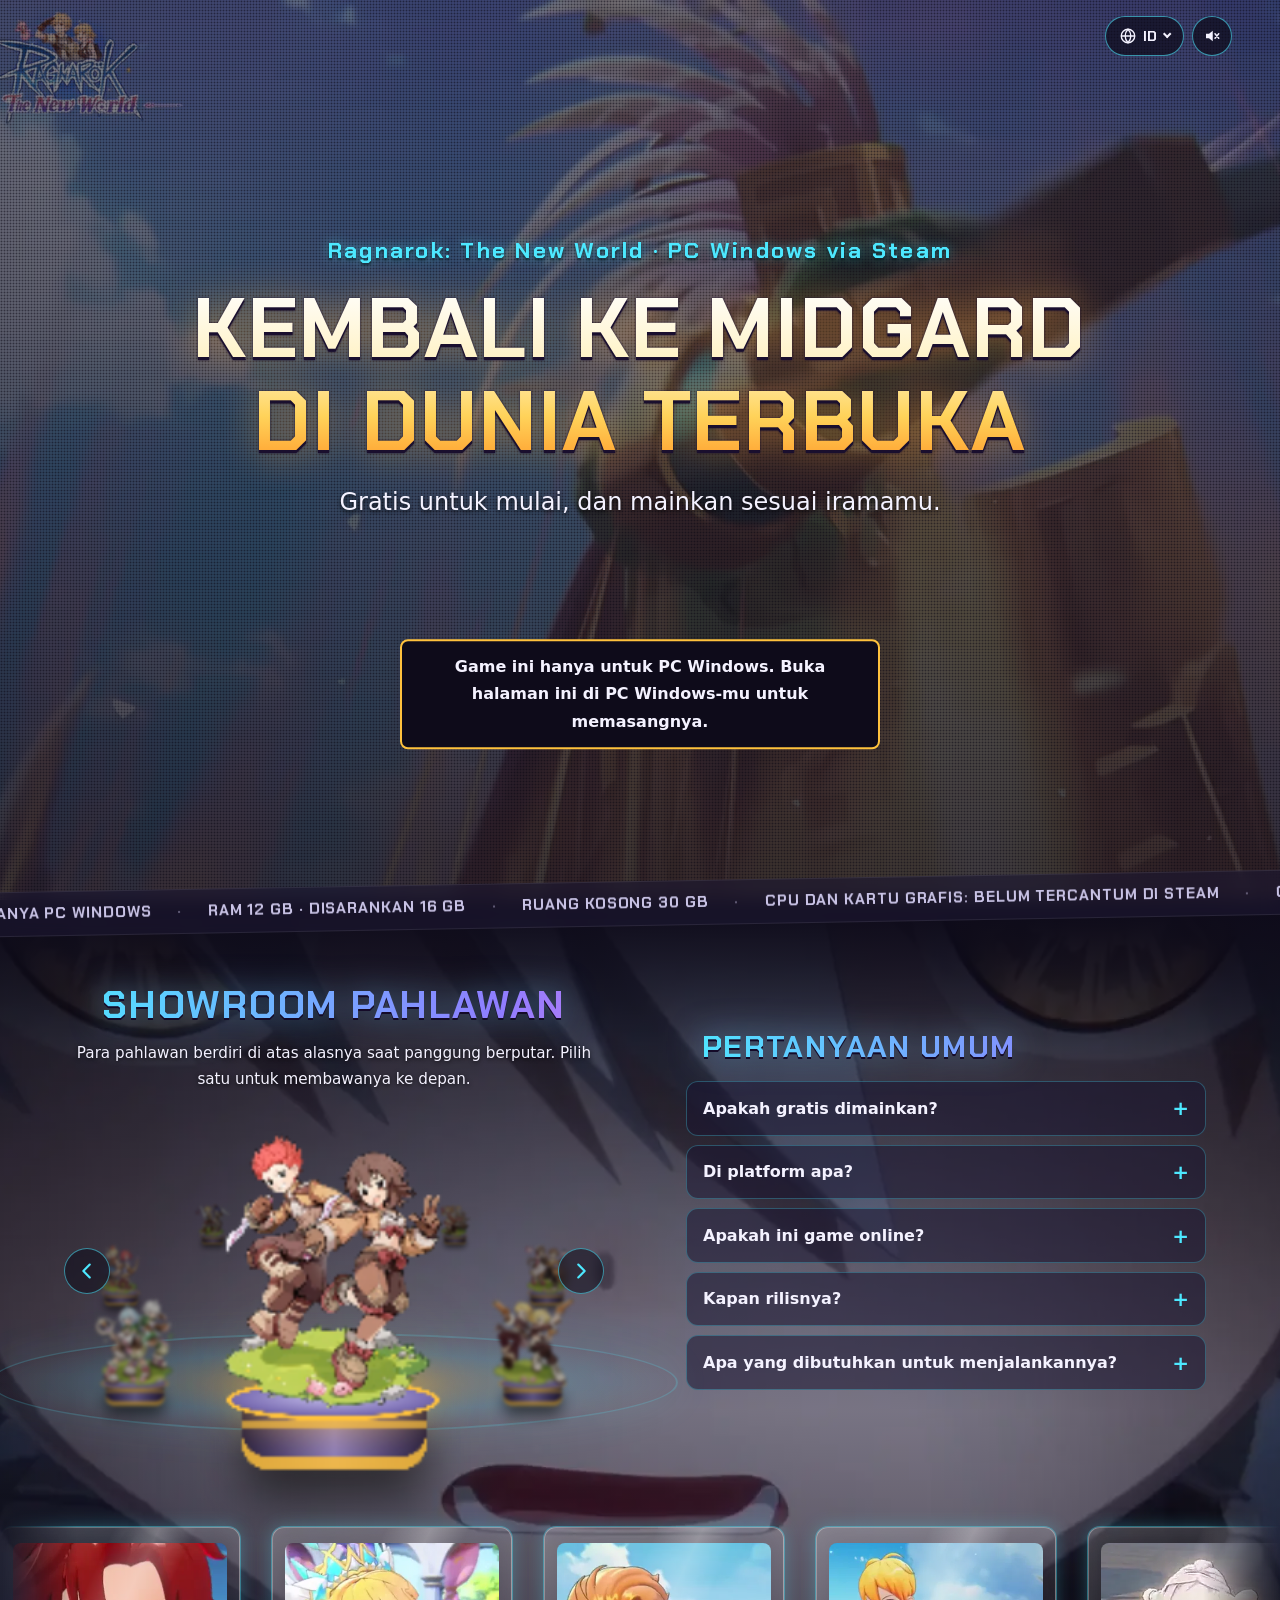
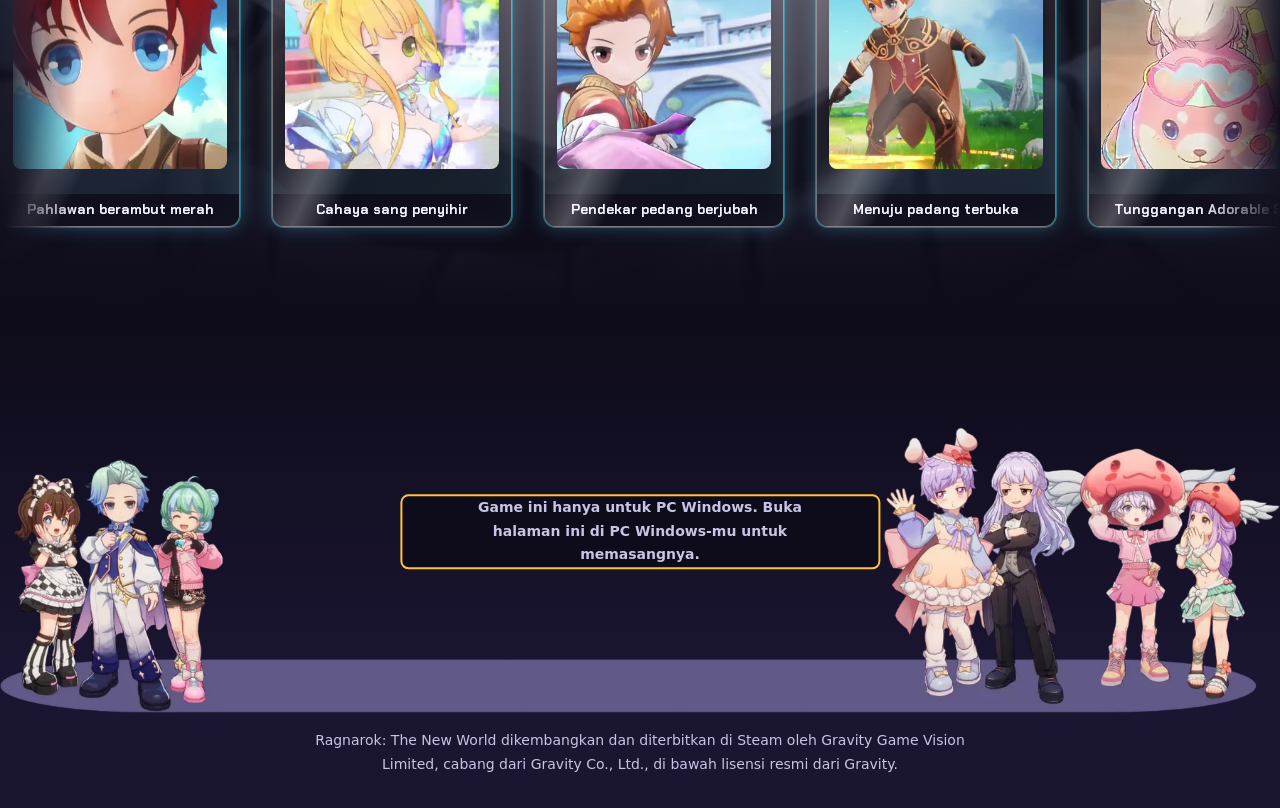
<file: id.html>
<!DOCTYPE html>
<html lang="id">
<head>
  <meta charset="utf-8">
  <meta name="viewport" content="width=device-width, initial-scale=1">
  <title>Ragnarok: The New World — Kembali ke Midgard di dunia terbuka</title>
  <meta name="description" content="Ragnarok: The New World adalah MMORPG yang gratis untuk dimulai di PC Windows, tersedia di Steam.">
  <link rel="alternate" hreflang="th" href="./index.html">
  <link rel="alternate" hreflang="en" href="./en.html">
  <link rel="alternate" hreflang="fr" href="./fr.html">
  <link rel="alternate" hreflang="id" href="./id.html">
  <link rel="alternate" hreflang="zh-CN" href="./zh.html">
  <link rel="alternate" hreflang="vi" href="./vi.html">
  <link rel="alternate" hreflang="x-default" href="./en.html">
  <link rel="preload" href="./assets/fonts/chakra-petch-700-latin.woff2" as="font" type="font/woff2" crossorigin>
  <link rel="icon" href="./assets/images/favicon-32.png" type="image/png" sizes="32x32">
  <link rel="apple-touch-icon" href="./assets/images/apple-touch-icon.png">
  <link rel="stylesheet" href="./style.min.css">
  <script src="./script.min.js" defer></script>
</head>
<body>
  <a class="skip-link" href="#main">Lewati ke konten</a>

  <main id="main" tabindex="-1">
    <section class="hero">
      <video class="hero-video" autoplay muted loop playsinline preload="metadata" width="1920" height="1080" poster="./assets/images/hero-poster.webp?v=2" aria-hidden="true" tabindex="-1">
        <source src="./assets/videos/hero-trailer-mobile.mp4?v=4" type="video/mp4" media="(max-width: 800px)">
        <source src="./assets/videos/hero-trailer.mp4?v=4" type="video/mp4">
      </video>
      <div class="hero-overlay"></div>
      <div class="hero-sparks" aria-hidden="true"><span></span><span></span><span></span><span></span><span></span><span></span><span></span><span></span><span></span><span></span></div>
      <div class="top-tools">
        <details class="lang-menu">
          <summary>
            <svg class="ico" viewBox="0 0 24 24" width="18" height="18" aria-hidden="true" focusable="false"><circle cx="12" cy="12" r="9" fill="none" stroke="currentColor" stroke-width="1.8"/><path d="M3 12h18M12 3c2.5 2.6 3.8 5.6 3.8 9s-1.3 6.4-3.8 9c-2.5-2.6-3.8-5.6-3.8-9S9.5 5.6 12 3z" fill="none" stroke="currentColor" stroke-width="1.8"/></svg>
            <span class="sr-only">Bahasa:</span> <span class="lang-code">ID</span>
          </summary>
          <ul class="lang-list">
            <li><a href="./index.html" lang="th" hreflang="th">ไทย</a></li>
            <li><a href="./en.html" lang="en" hreflang="en">English</a></li>
            <li><a href="./fr.html" lang="fr" hreflang="fr">Français</a></li>
            <li><a href="./id.html" lang="id" hreflang="id" aria-current="page">Bahasa Indonesia</a></li>
            <li><a href="./zh.html" lang="zh-CN" hreflang="zh-CN">简体中文</a></li>
            <li><a href="./vi.html" lang="vi" hreflang="vi">Tiếng Việt</a></li>
          </ul>
        </details>
        <button type="button" class="sound-toggle" aria-pressed="false">
          <svg class="ico ico-off" viewBox="0 0 24 24" width="18" height="18" aria-hidden="true" focusable="false"><path d="M4 9v6h4l5 4V5L8 9H4z" fill="currentColor"/><path d="M16 9l5 6M21 9l-5 6" fill="none" stroke="currentColor" stroke-width="2" stroke-linecap="round"/></svg>
          <svg class="ico ico-on" viewBox="0 0 24 24" width="18" height="18" aria-hidden="true" focusable="false"><path d="M4 9v6h4l5 4V5L8 9H4z" fill="currentColor"/><path d="M16 8.5a5 5 0 0 1 0 7M18.5 6a8.5 8.5 0 0 1 0 12" fill="none" stroke="currentColor" stroke-width="2" stroke-linecap="round"/></svg>
          <span class="sr-only">Suara trailer</span>
        </button>
      </div>
      <div class="hero-text">
        <p class="eyebrow">Ragnarok: The New World · PC Windows via Steam</p>
        <h1>Kembali ke Midgard di dunia terbuka</h1>
        <p class="lead">Gratis untuk mulai, dan mainkan sesuai iramamu.</p>
        <div class="cta-wrap">
          <canvas class="orb-fire" aria-hidden="true"></canvas>
          <span class="orb-ring" aria-hidden="true"></span>
          <a class="cta cta-orb" href="#go2offer#"><span class="orb-main">Main</span> <span class="orb-now orb-now--long">sekarang</span> <span class="orb-sub">gratis di Steam</span></a>
          <p class="os-notice" hidden>Game ini hanya untuk PC Windows. Buka halaman ini di PC Windows-mu untuk memasangnya.</p>
        </div>
      </div>
    </section>

    <section class="info-ticker" aria-label="Sebelum memasang">
      <ul class="ticker-track">
          <li class="ticker-key">Hanya PC Windows</li>
          <li>RAM 12 GB · disarankan 16 GB</li>
          <li>Ruang kosong 30 GB</li>
          <li>CPU dan kartu grafis: belum tercantum di Steam</li>
          <li>Gratis untuk mulai · ada pembelian dalam game</li>
          <li>Wajib akun Gravity</li>
      </ul>
    </section>

    <section class="showroom" aria-labelledby="show-title">
      <video class="showroom-bg-video" autoplay muted loop playsinline preload="none" poster="./assets/images/showroom-bg.webp" aria-hidden="true" tabindex="-1">
        <source src="./assets/videos/showroom-bg.mp4" type="video/mp4">
      </video>
      <div class="show-grid">
        <div class="show-main">
          <h2 id="show-title">Showroom pahlawan</h2>
          <p class="muted">Para pahlawan berdiri di atas alasnya saat panggung berputar. Pilih satu untuk membawanya ke depan.</p>
          <div class="statue-stage">
            <button type="button" class="statue-nav statue-nav--prev" aria-label="Pahlawan sebelumnya">
              <svg viewBox="0 0 24 24" width="22" height="22" aria-hidden="true" focusable="false"><path d="M15 5l-7 7 7 7" fill="none" stroke="currentColor" stroke-width="2.4" stroke-linecap="round" stroke-linejoin="round"/></svg>
            </button>
            <button type="button" class="statue-nav statue-nav--next" aria-label="Pahlawan berikutnya">
              <svg viewBox="0 0 24 24" width="22" height="22" aria-hidden="true" focusable="false"><path d="M9 5l7 7-7 7" fill="none" stroke="currentColor" stroke-width="2.4" stroke-linecap="round" stroke-linejoin="round"/></svg>
            </button>
            <div class="show-floor" aria-hidden="true"></div>
            <div class="statue-tilt">
              <ul class="statue-ring">
            <li class="statue">
              <button type="button" class="statue-btn" data-slot="0" aria-pressed="true">
                <span class="statue-face">
                  <span class="statue-body">
                  <img class="statue-img" src="./assets/images/hero-1.webp?v=3" srcset="./assets/images/hero-1-sm.webp?v=3 379w, ./assets/images/hero-1.webp?v=3 489w" sizes="(max-width: 800px) 180px, 230px" width="489" height="620" loading="lazy" decoding="async" alt="Petarung berambut merah dan gadis berambut cokelat dengan belati">
                  <span class="plinth" aria-hidden="true"></span>
                  </span>
                </span>
              </button>
            </li>
            <li class="statue">
              <button type="button" class="statue-btn" data-slot="1" aria-pressed="false">
                <span class="statue-face">
                  <span class="statue-body">
                  <img class="statue-img" src="./assets/images/hero-2.webp?v=3" srcset="./assets/images/hero-2-sm.webp?v=3 449w, ./assets/images/hero-2.webp?v=3 580w" sizes="(max-width: 800px) 180px, 230px" width="580" height="620" loading="lazy" decoding="async" alt="Dua penembak berambut pirang dengan revolver emas">
                  <span class="plinth" aria-hidden="true"></span>
                  </span>
                </span>
              </button>
            </li>
            <li class="statue">
              <button type="button" class="statue-btn" data-slot="2" aria-pressed="false">
                <span class="statue-face">
                  <span class="statue-body">
                  <img class="statue-img" src="./assets/images/hero-3.webp?v=3" srcset="./assets/images/hero-3-sm.webp?v=3 430w, ./assets/images/hero-3.webp?v=3 556w" sizes="(max-width: 800px) 180px, 230px" width="556" height="620" loading="lazy" decoding="async" alt="Gadis membawa buku dan anak laki-laki berjubah oranye, dengan hewan berbulu">
                  <span class="plinth" aria-hidden="true"></span>
                  </span>
                </span>
              </button>
            </li>
            <li class="statue">
              <button type="button" class="statue-btn" data-slot="3" aria-pressed="false">
                <span class="statue-face">
                  <span class="statue-body">
                  <img class="statue-img" src="./assets/images/hero-4.webp?v=3" srcset="./assets/images/hero-4-sm.webp?v=3 438w, ./assets/images/hero-4.webp?v=3 565w" sizes="(max-width: 800px) 180px, 230px" width="565" height="620" loading="lazy" decoding="async" alt="Pasangan pedagang dengan gerobak, koin, dan boneka kayu">
                  <span class="plinth" aria-hidden="true"></span>
                  </span>
                </span>
              </button>
            </li>
            <li class="statue">
              <button type="button" class="statue-btn" data-slot="4" aria-pressed="false">
                <span class="statue-face">
                  <span class="statue-body">
                  <img class="statue-img" src="./assets/images/hero-5.webp?v=3" srcset="./assets/images/hero-5-sm.webp?v=3 461w, ./assets/images/hero-5.webp?v=3 595w" sizes="(max-width: 800px) 180px, 230px" width="595" height="620" loading="lazy" decoding="async" alt="Pasangan pembawa tongkat dengan anjing laut merah muda">
                  <span class="plinth" aria-hidden="true"></span>
                  </span>
                </span>
              </button>
            </li>
            <li class="statue">
              <button type="button" class="statue-btn" data-slot="5" aria-pressed="false">
                <span class="statue-face">
                  <span class="statue-body">
                  <img class="statue-img" src="./assets/images/hero-6.webp?v=3" srcset="./assets/images/hero-6-sm.webp?v=3 514w, ./assets/images/hero-6.webp?v=3 665w" sizes="(max-width: 800px) 180px, 230px" width="665" height="620" loading="lazy" decoding="async" alt="Pendekar pedang pirang dan ksatria berambut biru dengan pedang besar">
                  <span class="plinth" aria-hidden="true"></span>
                  </span>
                </span>
              </button>
            </li>
            <li class="statue">
              <button type="button" class="statue-btn" data-slot="6" aria-pressed="false">
                <span class="statue-face">
                  <span class="statue-body">
                  <img class="statue-img" src="./assets/images/hero-7.webp?v=3" srcset="./assets/images/hero-7-sm.webp?v=3 372w, ./assets/images/hero-7.webp?v=3 481w" sizes="(max-width: 800px) 180px, 230px" width="481" height="620" loading="lazy" decoding="async" alt="Pasangan pemanah dengan busur emas dan apel tertusuk panah">
                  <span class="plinth" aria-hidden="true"></span>
                  </span>
                </span>
              </button>
            </li>
            <li class="statue">
              <button type="button" class="statue-btn" data-slot="7" aria-pressed="false">
                <span class="statue-face">
                  <span class="statue-body">
                  <img class="statue-img" src="./assets/images/hero-8.webp?v=3" srcset="./assets/images/hero-8-sm.webp?v=3 425w, ./assets/images/hero-8.webp?v=3 549w" sizes="(max-width: 800px) 180px, 230px" width="549" height="620" loading="lazy" decoding="async" alt="Pasangan berjubah hijau dengan tongkat cincin dan cakar">
                  <span class="plinth" aria-hidden="true"></span>
                  </span>
                </span>
              </button>
            </li>
              </ul>
            </div>
          </div>
        </div>
        <div class="faq-col">
          <h2 class="faq-title">Pertanyaan umum</h2>
          <div class="faq-list">
            <details class="faq-item">
              <summary>Apakah gratis dimainkan?</summary>
              <p>Ya — Ragnarok: The New World gratis untuk dimulai, dengan pembelian dalam game yang bersifat opsional.</p>
            </details>
            <details class="faq-item">
              <summary>Di platform apa?</summary>
              <p>Di PC Windows, melalui Steam. Diperlukan akun Gravity untuk bermain.</p>
            </details>
            <details class="faq-item">
              <summary>Apakah ini game online?</summary>
              <p>Ya. Ini MMORPG, jadi kamu menjelajahi dunia terbuka dan bermain bersama pemain lain.</p>
            </details>
            <details class="faq-item">
              <summary>Kapan rilisnya?</summary>
              <p>Tanggal rilis belum diumumkan. Tambahkan ke wishlist Steam-mu untuk mendapat pemberitahuan.</p>
            </details>
            <details class="faq-item">
              <summary>Apa yang dibutuhkan untuk menjalankannya?</summary>
              <p>Sekitar 12 GB RAM (disarankan 16 GB) dan 30 GB ruang kosong. CPU dan kartu grafis belum tercantum di Steam.</p>
            </details>
          </div>
        </div>
      </div>
      <div class="vitrine-marquee">
        <ul class="vitrine-track">
          <li class="vit-item">
            <button type="button" class="vitrine" data-card="hero" aria-pressed="false">
              <video class="card-video" muted loop playsinline preload="none" width="360" height="480" poster="./assets/images/card-hero.webp" aria-hidden="true" tabindex="-1">
                <source src="./assets/videos/card-hero.mp4" type="video/mp4">
              </video>
              <span class="card-label">Pahlawan berambut merah</span>
            </button>
          </li>
          <li class="vit-item">
            <button type="button" class="vitrine" data-card="maiden" aria-pressed="false">
              <video class="card-video" muted loop playsinline preload="none" width="360" height="480" poster="./assets/images/card-maiden.webp" aria-hidden="true" tabindex="-1">
                <source src="./assets/videos/card-maiden.mp4" type="video/mp4">
              </video>
              <span class="card-label">Cahaya sang penyihir</span>
            </button>
          </li>
          <li class="vit-item">
            <button type="button" class="vitrine" data-card="knight" aria-pressed="false">
              <video class="card-video" muted loop playsinline preload="none" width="360" height="480" poster="./assets/images/card-knight.webp" aria-hidden="true" tabindex="-1">
                <source src="./assets/videos/card-knight.mp4" type="video/mp4">
              </video>
              <span class="card-label">Pendekar pedang berjubah</span>
            </button>
          </li>
          <li class="vit-item">
            <button type="button" class="vitrine" data-card="field" aria-pressed="false">
              <video class="card-video" muted loop playsinline preload="none" width="360" height="480" poster="./assets/images/card-field.webp" aria-hidden="true" tabindex="-1">
                <source src="./assets/videos/card-field.mp4" type="video/mp4">
              </video>
              <span class="card-label">Menuju padang terbuka</span>
            </button>
          </li>
          <li class="vit-item">
            <button type="button" class="vitrine" data-card="seal" aria-pressed="false">
              <video class="card-video" muted loop playsinline preload="none" width="360" height="480" poster="./assets/images/card-seal.webp" aria-hidden="true" tabindex="-1">
                <source src="./assets/videos/card-seal.mp4" type="video/mp4">
              </video>
              <span class="card-label">Tunggangan Adorable Seal</span>
            </button>
          </li>
          <li class="vit-item">
            <button type="button" class="vitrine" data-card="kitty" aria-pressed="false">
              <video class="card-video" muted loop playsinline preload="none" width="360" height="480" poster="./assets/images/card-kitty.webp" aria-hidden="true" tabindex="-1">
                <source src="./assets/videos/card-kitty.mp4" type="video/mp4">
              </video>
              <span class="card-label">Kostum Campus Kitty</span>
            </button>
          </li>
          <li class="vit-item">
            <button type="button" class="vitrine" data-card="crimson" aria-pressed="false">
              <video class="card-video" muted loop playsinline preload="none" width="360" height="480" poster="./assets/images/card-crimson.webp" aria-hidden="true" tabindex="-1">
                <source src="./assets/videos/card-crimson.mp4" type="video/mp4">
              </video>
              <span class="card-label">Kostum Crimson Sura</span>
            </button>
          </li>
          <li class="vit-item">
            <button type="button" class="vitrine" data-card="sakura" aria-pressed="false">
              <video class="card-video" muted loop playsinline preload="none" width="360" height="480" poster="./assets/images/card-sakura.webp" aria-hidden="true" tabindex="-1">
                <source src="./assets/videos/card-sakura.mp4" type="video/mp4">
              </video>
              <span class="card-label">Kostum Sakura Reverie</span>
            </button>
          </li>
        </ul>
      </div>
    </section>
  </main>

  <footer class="site-footer">
    <div class="footer-stage">
        <div class="cta-wrap cta-wrap--footer">
          <canvas class="orb-fire" aria-hidden="true"></canvas>
          <span class="orb-ring" aria-hidden="true"></span>
          <a class="cta cta-orb" href="#go2offer#"><span class="orb-main">Main</span> <span class="orb-now orb-now--long">sekarang</span> <span class="orb-sub">gratis di Steam</span></a>
          <p class="os-notice" hidden>Game ini hanya untuk PC Windows. Buka halaman ini di PC Windows-mu untuk memasangnya.</p>
        </div>
      <img class="footer-crew" src="./assets/images/footer-crew.webp" srcset="./assets/images/footer-crew-sm.webp 900w, ./assets/images/footer-crew.webp 1800w" sizes="100vw" width="1800" height="402" loading="lazy" decoding="async" alt="">
    </div>
    <p>Ragnarok: The New World dikembangkan dan diterbitkan di Steam oleh Gravity Game Vision Limited, cabang dari Gravity Co., Ltd., di bawah lisensi resmi dari Gravity.</p>
  </footer>
</body>
</html>
</file>
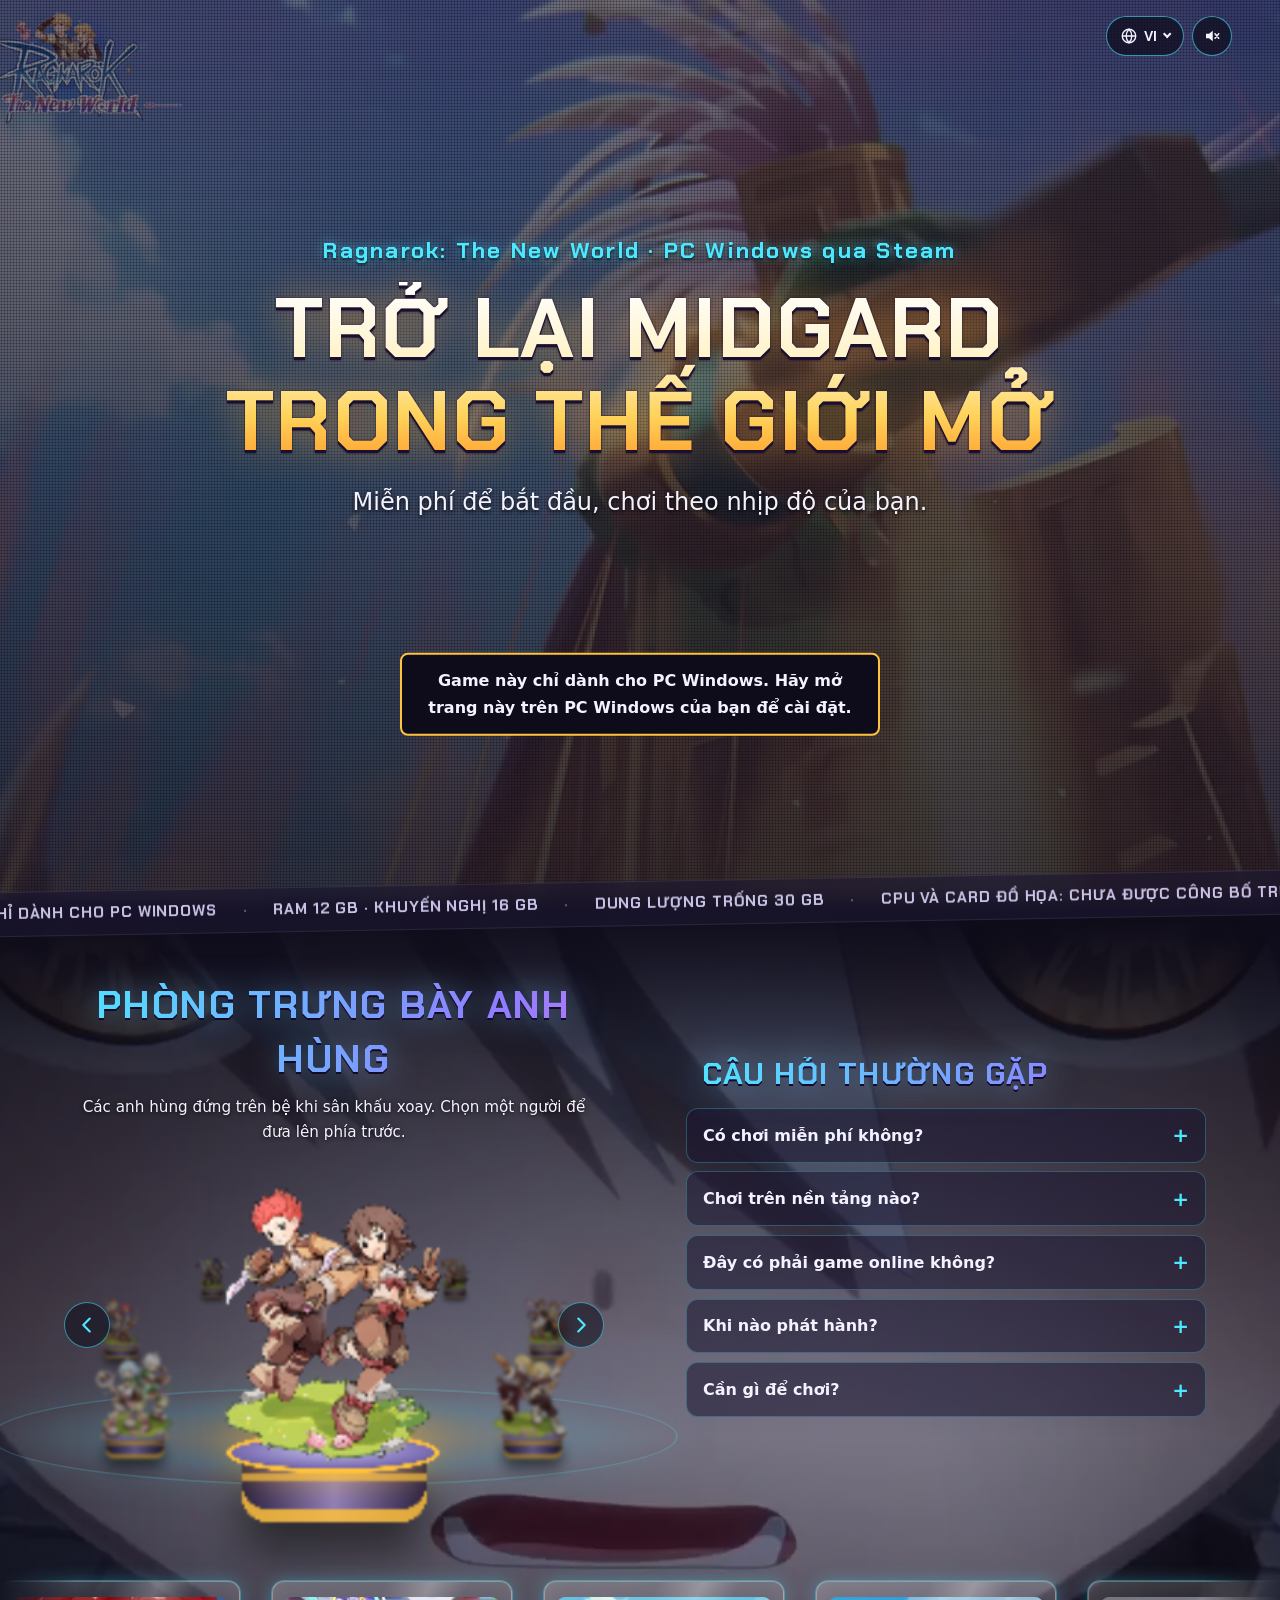
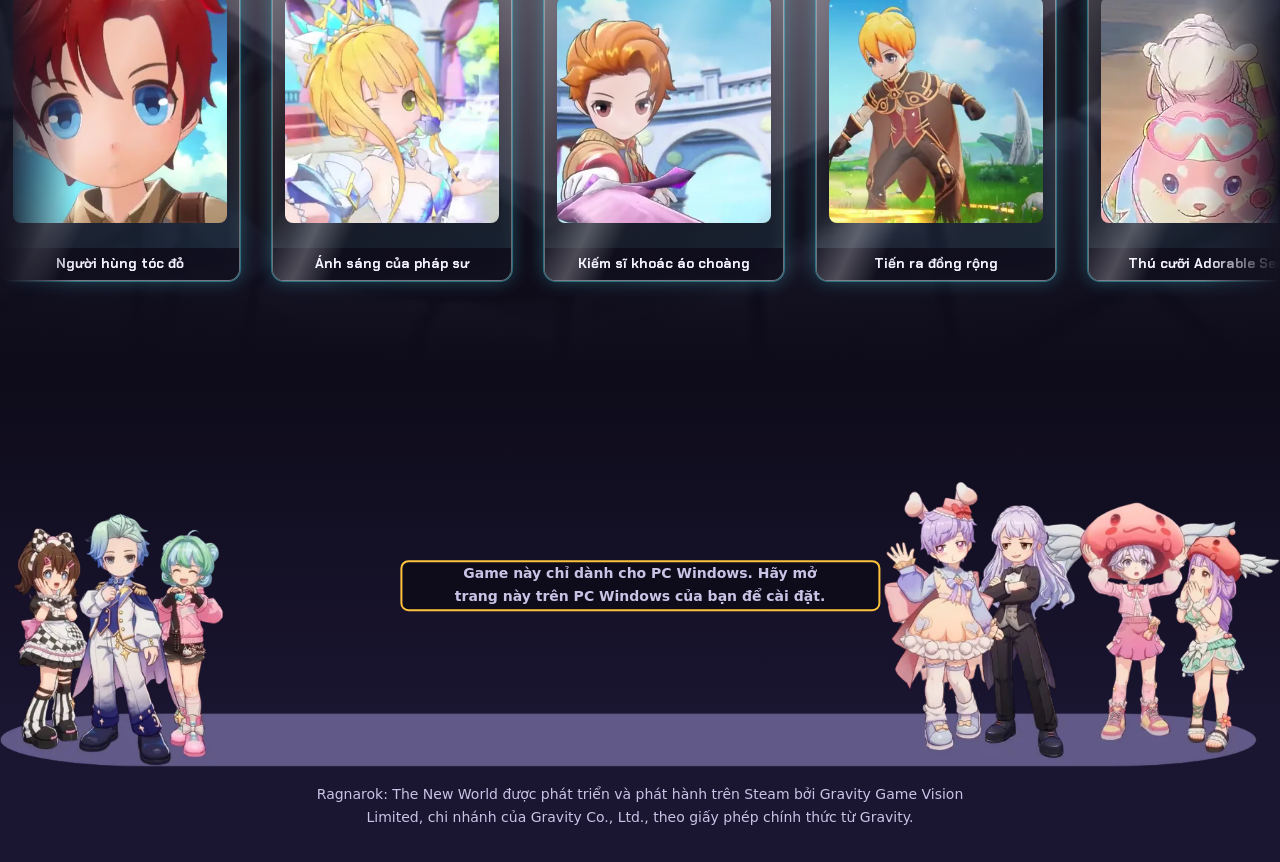
<file: vi.html>
<!DOCTYPE html>
<html lang="vi">
<head>
  <meta charset="utf-8">
  <meta name="viewport" content="width=device-width, initial-scale=1">
  <title>Ragnarok: The New World — Trở lại Midgard trong thế giới mở</title>
  <meta name="description" content="Ragnarok: The New World là game MMORPG miễn phí để bắt đầu trên PC Windows, có trên Steam.">
  <link rel="alternate" hreflang="th" href="./index.html">
  <link rel="alternate" hreflang="en" href="./en.html">
  <link rel="alternate" hreflang="fr" href="./fr.html">
  <link rel="alternate" hreflang="id" href="./id.html">
  <link rel="alternate" hreflang="zh-CN" href="./zh.html">
  <link rel="alternate" hreflang="vi" href="./vi.html">
  <link rel="alternate" hreflang="x-default" href="./en.html">
  <link rel="preload" href="./assets/fonts/chakra-petch-700-latin.woff2" as="font" type="font/woff2" crossorigin>
  <link rel="preload" href="./assets/fonts/chakra-petch-700-vietnamese.woff2" as="font" type="font/woff2" crossorigin>
  <link rel="icon" href="./assets/images/favicon-32.png" type="image/png" sizes="32x32">
  <link rel="apple-touch-icon" href="./assets/images/apple-touch-icon.png">
  <link rel="stylesheet" href="./style.min.css">
  <script src="./script.min.js" defer></script>
</head>
<body>
  <a class="skip-link" href="#main">Chuyển đến nội dung</a>

  <main id="main" tabindex="-1">
    <section class="hero">
      <video class="hero-video" autoplay muted loop playsinline preload="metadata" width="1920" height="1080" poster="./assets/images/hero-poster.webp?v=2" aria-hidden="true" tabindex="-1">
        <source src="./assets/videos/hero-trailer-mobile.mp4?v=4" type="video/mp4" media="(max-width: 800px)">
        <source src="./assets/videos/hero-trailer.mp4?v=4" type="video/mp4">
      </video>
      <div class="hero-overlay"></div>
      <div class="hero-sparks" aria-hidden="true"><span></span><span></span><span></span><span></span><span></span><span></span><span></span><span></span><span></span><span></span></div>
      <div class="top-tools">
        <details class="lang-menu">
          <summary>
            <svg class="ico" viewBox="0 0 24 24" width="18" height="18" aria-hidden="true" focusable="false"><circle cx="12" cy="12" r="9" fill="none" stroke="currentColor" stroke-width="1.8"/><path d="M3 12h18M12 3c2.5 2.6 3.8 5.6 3.8 9s-1.3 6.4-3.8 9c-2.5-2.6-3.8-5.6-3.8-9S9.5 5.6 12 3z" fill="none" stroke="currentColor" stroke-width="1.8"/></svg>
            <span class="sr-only">Ngôn ngữ:</span> <span class="lang-code">VI</span>
          </summary>
          <ul class="lang-list">
            <li><a href="./index.html" lang="th" hreflang="th">ไทย</a></li>
            <li><a href="./en.html" lang="en" hreflang="en">English</a></li>
            <li><a href="./fr.html" lang="fr" hreflang="fr">Français</a></li>
            <li><a href="./id.html" lang="id" hreflang="id">Bahasa Indonesia</a></li>
            <li><a href="./zh.html" lang="zh-CN" hreflang="zh-CN">简体中文</a></li>
            <li><a href="./vi.html" lang="vi" hreflang="vi" aria-current="page">Tiếng Việt</a></li>
          </ul>
        </details>
        <button type="button" class="sound-toggle" aria-pressed="false">
          <svg class="ico ico-off" viewBox="0 0 24 24" width="18" height="18" aria-hidden="true" focusable="false"><path d="M4 9v6h4l5 4V5L8 9H4z" fill="currentColor"/><path d="M16 9l5 6M21 9l-5 6" fill="none" stroke="currentColor" stroke-width="2" stroke-linecap="round"/></svg>
          <svg class="ico ico-on" viewBox="0 0 24 24" width="18" height="18" aria-hidden="true" focusable="false"><path d="M4 9v6h4l5 4V5L8 9H4z" fill="currentColor"/><path d="M16 8.5a5 5 0 0 1 0 7M18.5 6a8.5 8.5 0 0 1 0 12" fill="none" stroke="currentColor" stroke-width="2" stroke-linecap="round"/></svg>
          <span class="sr-only">Âm thanh trailer</span>
        </button>
      </div>
      <div class="hero-text">
        <p class="eyebrow">Ragnarok: The New World · PC Windows qua Steam</p>
        <h1>Trở lại Midgard trong thế giới mở</h1>
        <p class="lead">Miễn phí để bắt đầu, chơi theo nhịp độ của bạn.</p>
        <div class="cta-wrap">
          <canvas class="orb-fire" aria-hidden="true"></canvas>
          <span class="orb-ring" aria-hidden="true"></span>
          <a class="cta cta-orb" href="#go2offer#"><span class="orb-main">Chơi</span> <span class="orb-now">ngay</span> <span class="orb-sub">miễn phí trên Steam</span></a>
          <p class="os-notice" hidden>Game này chỉ dành cho PC Windows. Hãy mở trang này trên PC Windows của bạn để cài đặt.</p>
        </div>
      </div>
    </section>

    <section class="info-ticker" aria-label="Trước khi cài đặt">
      <ul class="ticker-track">
          <li class="ticker-key">Chỉ dành cho PC Windows</li>
          <li>RAM 12 GB · khuyến nghị 16 GB</li>
          <li>Dung lượng trống 30 GB</li>
          <li>CPU và card đồ họa: chưa được công bố trên Steam</li>
          <li>Miễn phí để bắt đầu · có mua vật phẩm trong game</li>
          <li>Cần tài khoản Gravity</li>
      </ul>
    </section>

    <section class="showroom" aria-labelledby="show-title">
      <video class="showroom-bg-video" autoplay muted loop playsinline preload="none" poster="./assets/images/showroom-bg.webp" aria-hidden="true" tabindex="-1">
        <source src="./assets/videos/showroom-bg.mp4" type="video/mp4">
      </video>
      <div class="show-grid">
        <div class="show-main">
          <h2 id="show-title">Phòng trưng bày anh hùng</h2>
          <p class="muted">Các anh hùng đứng trên bệ khi sân khấu xoay. Chọn một người để đưa lên phía trước.</p>
          <div class="statue-stage">
            <button type="button" class="statue-nav statue-nav--prev" aria-label="Anh hùng trước">
              <svg viewBox="0 0 24 24" width="22" height="22" aria-hidden="true" focusable="false"><path d="M15 5l-7 7 7 7" fill="none" stroke="currentColor" stroke-width="2.4" stroke-linecap="round" stroke-linejoin="round"/></svg>
            </button>
            <button type="button" class="statue-nav statue-nav--next" aria-label="Anh hùng sau">
              <svg viewBox="0 0 24 24" width="22" height="22" aria-hidden="true" focusable="false"><path d="M9 5l7 7-7 7" fill="none" stroke="currentColor" stroke-width="2.4" stroke-linecap="round" stroke-linejoin="round"/></svg>
            </button>
            <div class="show-floor" aria-hidden="true"></div>
            <div class="statue-tilt">
              <ul class="statue-ring">
            <li class="statue">
              <button type="button" class="statue-btn" data-slot="0" aria-pressed="true">
                <span class="statue-face">
                  <span class="statue-body">
                  <img class="statue-img" src="./assets/images/hero-1.webp?v=3" srcset="./assets/images/hero-1-sm.webp?v=3 379w, ./assets/images/hero-1.webp?v=3 489w" sizes="(max-width: 800px) 180px, 230px" width="489" height="620" loading="lazy" decoding="async" alt="Đấu sĩ tóc đỏ và cô gái tóc nâu cầm dao găm">
                  <span class="plinth" aria-hidden="true"></span>
                  </span>
                </span>
              </button>
            </li>
            <li class="statue">
              <button type="button" class="statue-btn" data-slot="1" aria-pressed="false">
                <span class="statue-face">
                  <span class="statue-body">
                  <img class="statue-img" src="./assets/images/hero-2.webp?v=3" srcset="./assets/images/hero-2-sm.webp?v=3 449w, ./assets/images/hero-2.webp?v=3 580w" sizes="(max-width: 800px) 180px, 230px" width="580" height="620" loading="lazy" decoding="async" alt="Hai xạ thủ tóc vàng cầm súng lục vàng">
                  <span class="plinth" aria-hidden="true"></span>
                  </span>
                </span>
              </button>
            </li>
            <li class="statue">
              <button type="button" class="statue-btn" data-slot="2" aria-pressed="false">
                <span class="statue-face">
                  <span class="statue-body">
                  <img class="statue-img" src="./assets/images/hero-3.webp?v=3" srcset="./assets/images/hero-3-sm.webp?v=3 430w, ./assets/images/hero-3.webp?v=3 556w" sizes="(max-width: 800px) 180px, 230px" width="556" height="620" loading="lazy" decoding="async" alt="Cô gái ôm sách và cậu bé áo choàng cam, cùng thú cưng lông xù">
                  <span class="plinth" aria-hidden="true"></span>
                  </span>
                </span>
              </button>
            </li>
            <li class="statue">
              <button type="button" class="statue-btn" data-slot="3" aria-pressed="false">
                <span class="statue-face">
                  <span class="statue-body">
                  <img class="statue-img" src="./assets/images/hero-4.webp?v=3" srcset="./assets/images/hero-4-sm.webp?v=3 438w, ./assets/images/hero-4.webp?v=3 565w" sizes="(max-width: 800px) 180px, 230px" width="565" height="620" loading="lazy" decoding="async" alt="Cặp thương nhân với xe đẩy, đồng xu và con rối gỗ">
                  <span class="plinth" aria-hidden="true"></span>
                  </span>
                </span>
              </button>
            </li>
            <li class="statue">
              <button type="button" class="statue-btn" data-slot="4" aria-pressed="false">
                <span class="statue-face">
                  <span class="statue-body">
                  <img class="statue-img" src="./assets/images/hero-5.webp?v=3" srcset="./assets/images/hero-5-sm.webp?v=3 461w, ./assets/images/hero-5.webp?v=3 595w" sizes="(max-width: 800px) 180px, 230px" width="595" height="620" loading="lazy" decoding="async" alt="Cặp cầm gậy phép cùng những chú hải cẩu hồng">
                  <span class="plinth" aria-hidden="true"></span>
                  </span>
                </span>
              </button>
            </li>
            <li class="statue">
              <button type="button" class="statue-btn" data-slot="5" aria-pressed="false">
                <span class="statue-face">
                  <span class="statue-body">
                  <img class="statue-img" src="./assets/images/hero-6.webp?v=3" srcset="./assets/images/hero-6-sm.webp?v=3 514w, ./assets/images/hero-6.webp?v=3 665w" sizes="(max-width: 800px) 180px, 230px" width="665" height="620" loading="lazy" decoding="async" alt="Kiếm sĩ tóc vàng và hiệp sĩ tóc xanh cầm đại kiếm">
                  <span class="plinth" aria-hidden="true"></span>
                  </span>
                </span>
              </button>
            </li>
            <li class="statue">
              <button type="button" class="statue-btn" data-slot="6" aria-pressed="false">
                <span class="statue-face">
                  <span class="statue-body">
                  <img class="statue-img" src="./assets/images/hero-7.webp?v=3" srcset="./assets/images/hero-7-sm.webp?v=3 372w, ./assets/images/hero-7.webp?v=3 481w" sizes="(max-width: 800px) 180px, 230px" width="481" height="620" loading="lazy" decoding="async" alt="Cặp cung thủ với cung vàng và quả táo trên mũi tên">
                  <span class="plinth" aria-hidden="true"></span>
                  </span>
                </span>
              </button>
            </li>
            <li class="statue">
              <button type="button" class="statue-btn" data-slot="7" aria-pressed="false">
                <span class="statue-face">
                  <span class="statue-body">
                  <img class="statue-img" src="./assets/images/hero-8.webp?v=3" srcset="./assets/images/hero-8-sm.webp?v=3 425w, ./assets/images/hero-8.webp?v=3 549w" sizes="(max-width: 800px) 180px, 230px" width="549" height="620" loading="lazy" decoding="async" alt="Cặp mặc áo choàng xanh lá với gậy vòng và móng vuốt">
                  <span class="plinth" aria-hidden="true"></span>
                  </span>
                </span>
              </button>
            </li>
              </ul>
            </div>
          </div>
        </div>
        <div class="faq-col">
          <h2 class="faq-title">Câu hỏi thường gặp</h2>
          <div class="faq-list">
            <details class="faq-item">
              <summary>Có chơi miễn phí không?</summary>
              <p>Có — Ragnarok: The New World miễn phí để bắt đầu, với các khoản mua trong game tùy chọn.</p>
            </details>
            <details class="faq-item">
              <summary>Chơi trên nền tảng nào?</summary>
              <p>Trên PC Windows, qua Steam. Cần tài khoản Gravity để chơi.</p>
            </details>
            <details class="faq-item">
              <summary>Đây có phải game online không?</summary>
              <p>Đúng vậy. Đây là game MMORPG, bạn khám phá thế giới mở và chơi cùng những người chơi khác.</p>
            </details>
            <details class="faq-item">
              <summary>Khi nào phát hành?</summary>
              <p>Ngày phát hành vẫn chưa được công bố. Hãy thêm vào wishlist Steam của bạn để nhận thông báo.</p>
            </details>
            <details class="faq-item">
              <summary>Cần gì để chơi?</summary>
              <p>Khoảng 12 GB RAM (khuyến nghị 16 GB) và 30 GB dung lượng trống. CPU và card đồ họa chưa được công bố trên Steam.</p>
            </details>
          </div>
        </div>
      </div>
      <div class="vitrine-marquee">
        <ul class="vitrine-track">
          <li class="vit-item">
            <button type="button" class="vitrine" data-card="hero" aria-pressed="false">
              <video class="card-video" muted loop playsinline preload="none" width="360" height="480" poster="./assets/images/card-hero.webp" aria-hidden="true" tabindex="-1">
                <source src="./assets/videos/card-hero.mp4" type="video/mp4">
              </video>
              <span class="card-label">Người hùng tóc đỏ</span>
            </button>
          </li>
          <li class="vit-item">
            <button type="button" class="vitrine" data-card="maiden" aria-pressed="false">
              <video class="card-video" muted loop playsinline preload="none" width="360" height="480" poster="./assets/images/card-maiden.webp" aria-hidden="true" tabindex="-1">
                <source src="./assets/videos/card-maiden.mp4" type="video/mp4">
              </video>
              <span class="card-label">Ánh sáng của pháp sư</span>
            </button>
          </li>
          <li class="vit-item">
            <button type="button" class="vitrine" data-card="knight" aria-pressed="false">
              <video class="card-video" muted loop playsinline preload="none" width="360" height="480" poster="./assets/images/card-knight.webp" aria-hidden="true" tabindex="-1">
                <source src="./assets/videos/card-knight.mp4" type="video/mp4">
              </video>
              <span class="card-label">Kiếm sĩ khoác áo choàng</span>
            </button>
          </li>
          <li class="vit-item">
            <button type="button" class="vitrine" data-card="field" aria-pressed="false">
              <video class="card-video" muted loop playsinline preload="none" width="360" height="480" poster="./assets/images/card-field.webp" aria-hidden="true" tabindex="-1">
                <source src="./assets/videos/card-field.mp4" type="video/mp4">
              </video>
              <span class="card-label">Tiến ra đồng rộng</span>
            </button>
          </li>
          <li class="vit-item">
            <button type="button" class="vitrine" data-card="seal" aria-pressed="false">
              <video class="card-video" muted loop playsinline preload="none" width="360" height="480" poster="./assets/images/card-seal.webp" aria-hidden="true" tabindex="-1">
                <source src="./assets/videos/card-seal.mp4" type="video/mp4">
              </video>
              <span class="card-label">Thú cưỡi Adorable Seal</span>
            </button>
          </li>
          <li class="vit-item">
            <button type="button" class="vitrine" data-card="kitty" aria-pressed="false">
              <video class="card-video" muted loop playsinline preload="none" width="360" height="480" poster="./assets/images/card-kitty.webp" aria-hidden="true" tabindex="-1">
                <source src="./assets/videos/card-kitty.mp4" type="video/mp4">
              </video>
              <span class="card-label">Trang phục Campus Kitty</span>
            </button>
          </li>
          <li class="vit-item">
            <button type="button" class="vitrine" data-card="crimson" aria-pressed="false">
              <video class="card-video" muted loop playsinline preload="none" width="360" height="480" poster="./assets/images/card-crimson.webp" aria-hidden="true" tabindex="-1">
                <source src="./assets/videos/card-crimson.mp4" type="video/mp4">
              </video>
              <span class="card-label">Trang phục Crimson Sura</span>
            </button>
          </li>
          <li class="vit-item">
            <button type="button" class="vitrine" data-card="sakura" aria-pressed="false">
              <video class="card-video" muted loop playsinline preload="none" width="360" height="480" poster="./assets/images/card-sakura.webp" aria-hidden="true" tabindex="-1">
                <source src="./assets/videos/card-sakura.mp4" type="video/mp4">
              </video>
              <span class="card-label">Trang phục Sakura Reverie</span>
            </button>
          </li>
        </ul>
      </div>
    </section>
  </main>

  <footer class="site-footer">
    <div class="footer-stage">
        <div class="cta-wrap cta-wrap--footer">
          <canvas class="orb-fire" aria-hidden="true"></canvas>
          <span class="orb-ring" aria-hidden="true"></span>
          <a class="cta cta-orb" href="#go2offer#"><span class="orb-main">Chơi</span> <span class="orb-now">ngay</span> <span class="orb-sub">miễn phí trên Steam</span></a>
          <p class="os-notice" hidden>Game này chỉ dành cho PC Windows. Hãy mở trang này trên PC Windows của bạn để cài đặt.</p>
        </div>
      <img class="footer-crew" src="./assets/images/footer-crew.webp" srcset="./assets/images/footer-crew-sm.webp 900w, ./assets/images/footer-crew.webp 1800w" sizes="100vw" width="1800" height="402" loading="lazy" decoding="async" alt="">
    </div>
    <p>Ragnarok: The New World được phát triển và phát hành trên Steam bởi Gravity Game Vision Limited, chi nhánh của Gravity Co., Ltd., theo giấy phép chính thức từ Gravity.</p>
  </footer>
</body>
</html>
</file>
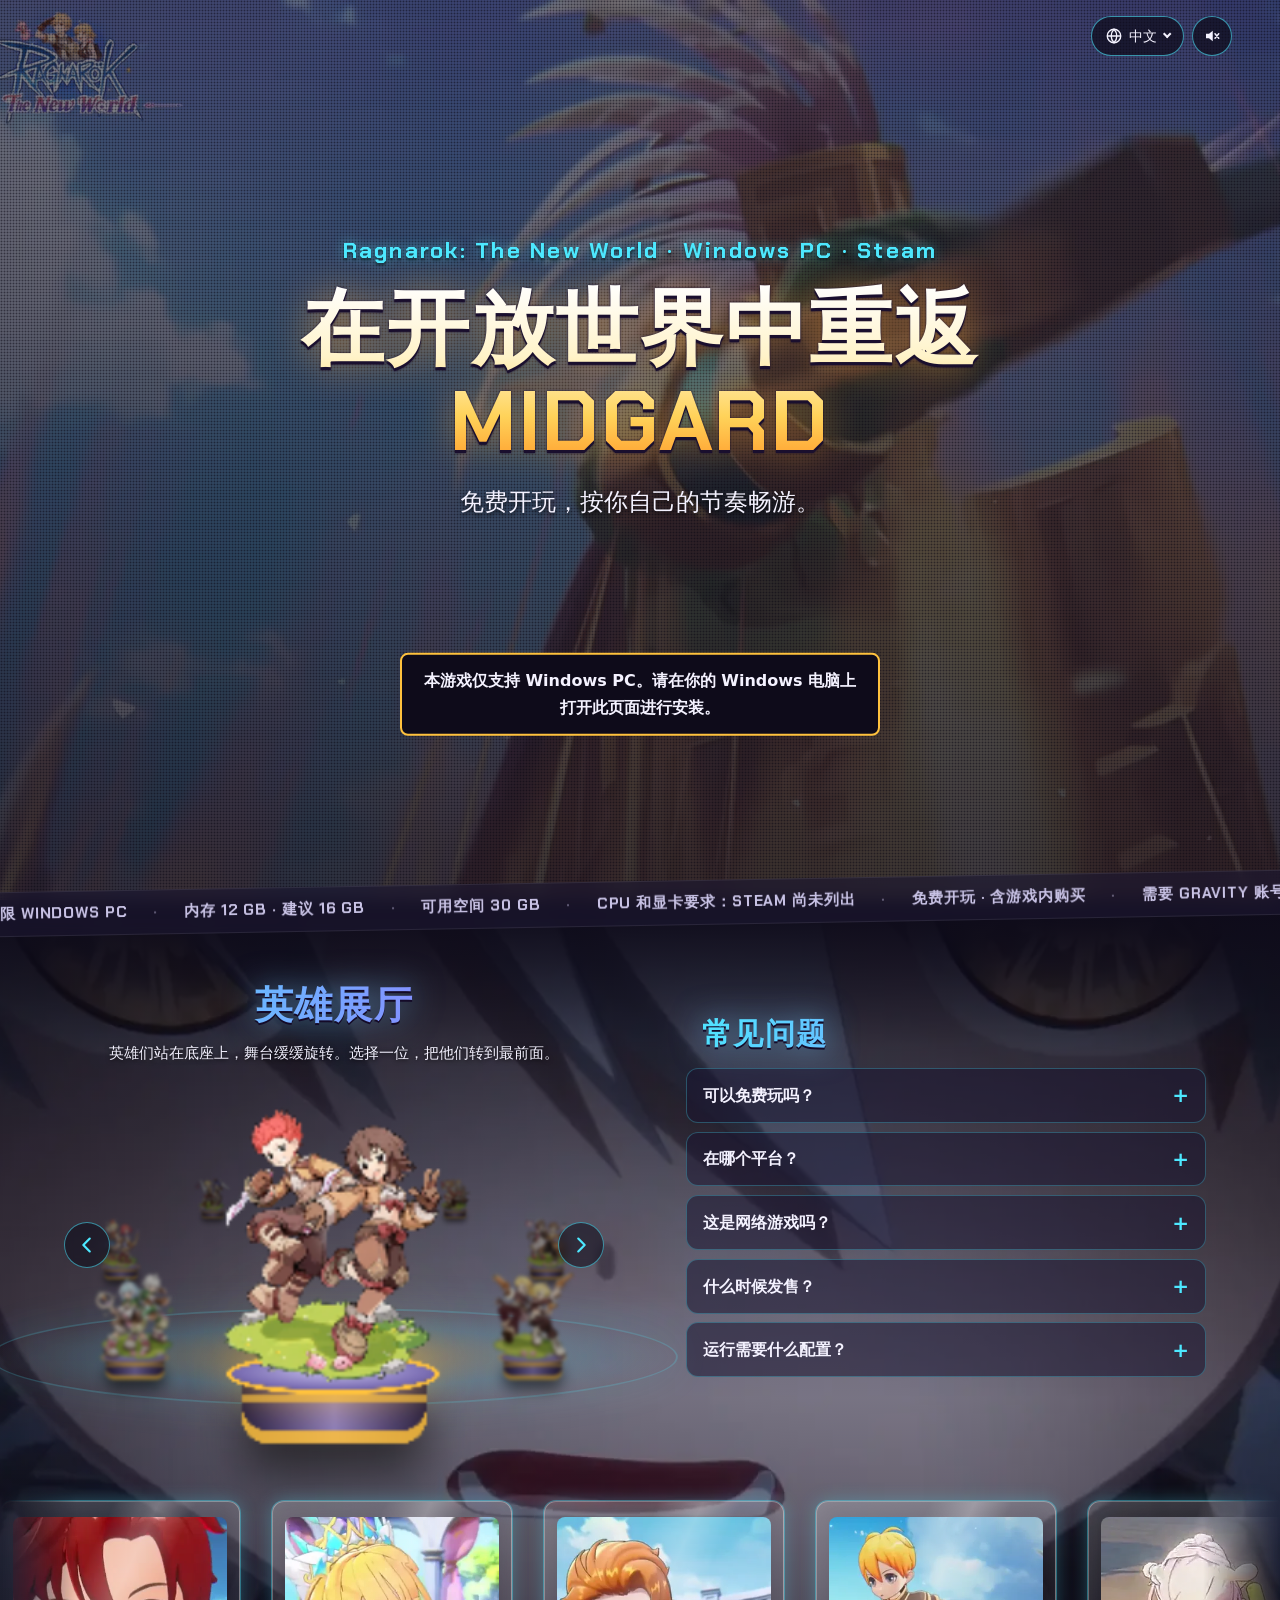
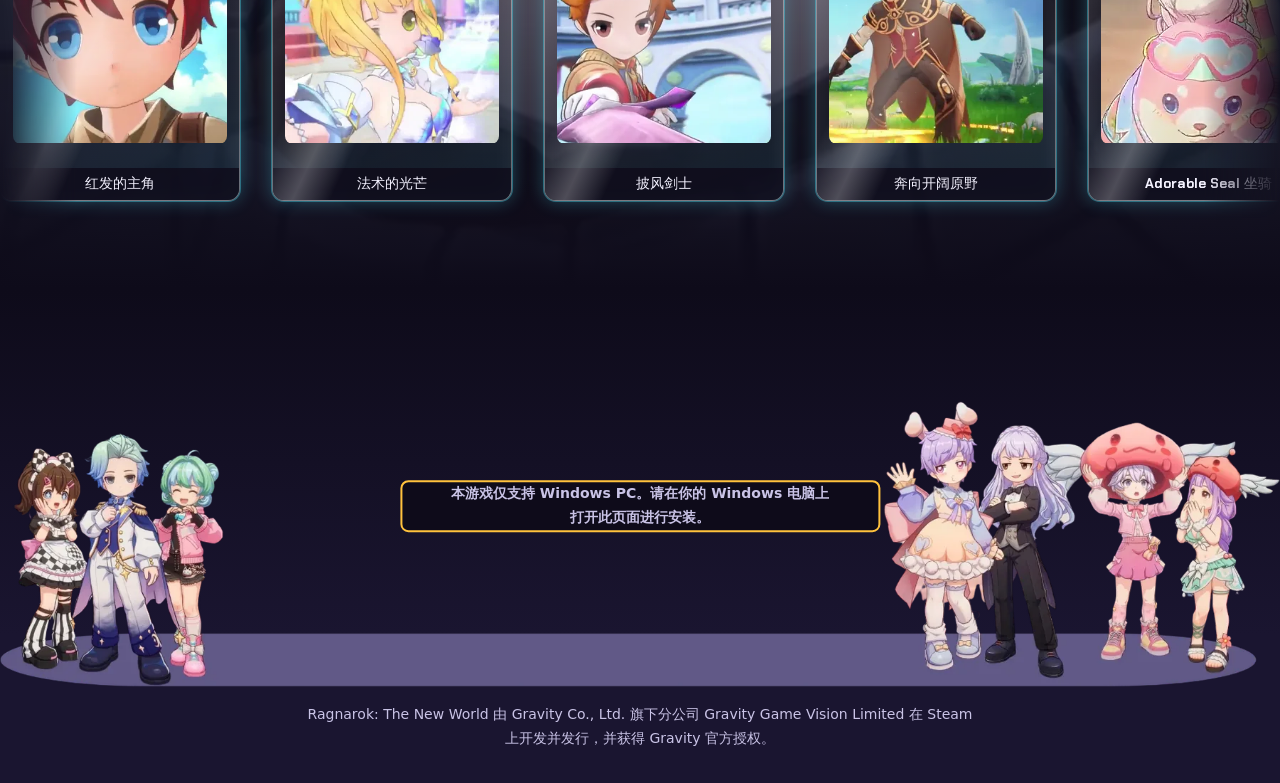
<file: zh.html>
<!DOCTYPE html>
<html lang="zh-CN">
<head>
  <meta charset="utf-8">
  <meta name="viewport" content="width=device-width, initial-scale=1">
  <title>Ragnarok: The New World — 在开放世界中重返 Midgard</title>
  <meta name="description" content="Ragnarok: The New World 是一款可免费开玩的 MMORPG，适用于 Windows PC，可在 Steam 上获取。">
  <link rel="alternate" hreflang="th" href="./index.html">
  <link rel="alternate" hreflang="en" href="./en.html">
  <link rel="alternate" hreflang="fr" href="./fr.html">
  <link rel="alternate" hreflang="id" href="./id.html">
  <link rel="alternate" hreflang="zh-CN" href="./zh.html">
  <link rel="alternate" hreflang="vi" href="./vi.html">
  <link rel="alternate" hreflang="x-default" href="./en.html">
  <link rel="preload" href="./assets/fonts/chakra-petch-700-latin.woff2" as="font" type="font/woff2" crossorigin>
  <link rel="icon" href="./assets/images/favicon-32.png" type="image/png" sizes="32x32">
  <link rel="apple-touch-icon" href="./assets/images/apple-touch-icon.png">
  <link rel="stylesheet" href="./style.min.css">
  <script src="./script.min.js" defer></script>
</head>
<body>
  <a class="skip-link" href="#main">跳到内容</a>

  <main id="main" tabindex="-1">
    <section class="hero">
      <video class="hero-video" autoplay muted loop playsinline preload="metadata" width="1920" height="1080" poster="./assets/images/hero-poster.webp?v=2" aria-hidden="true" tabindex="-1">
        <source src="./assets/videos/hero-trailer-mobile.mp4?v=4" type="video/mp4" media="(max-width: 800px)">
        <source src="./assets/videos/hero-trailer.mp4?v=4" type="video/mp4">
      </video>
      <div class="hero-overlay"></div>
      <div class="hero-sparks" aria-hidden="true"><span></span><span></span><span></span><span></span><span></span><span></span><span></span><span></span><span></span><span></span></div>
      <div class="top-tools">
        <details class="lang-menu">
          <summary>
            <svg class="ico" viewBox="0 0 24 24" width="18" height="18" aria-hidden="true" focusable="false"><circle cx="12" cy="12" r="9" fill="none" stroke="currentColor" stroke-width="1.8"/><path d="M3 12h18M12 3c2.5 2.6 3.8 5.6 3.8 9s-1.3 6.4-3.8 9c-2.5-2.6-3.8-5.6-3.8-9S9.5 5.6 12 3z" fill="none" stroke="currentColor" stroke-width="1.8"/></svg>
            <span class="sr-only">语言:</span> <span class="lang-code">中文</span>
          </summary>
          <ul class="lang-list">
            <li><a href="./index.html" lang="th" hreflang="th">ไทย</a></li>
            <li><a href="./en.html" lang="en" hreflang="en">English</a></li>
            <li><a href="./fr.html" lang="fr" hreflang="fr">Français</a></li>
            <li><a href="./id.html" lang="id" hreflang="id">Bahasa Indonesia</a></li>
            <li><a href="./zh.html" lang="zh-CN" hreflang="zh-CN" aria-current="page">简体中文</a></li>
            <li><a href="./vi.html" lang="vi" hreflang="vi">Tiếng Việt</a></li>
          </ul>
        </details>
        <button type="button" class="sound-toggle" aria-pressed="false">
          <svg class="ico ico-off" viewBox="0 0 24 24" width="18" height="18" aria-hidden="true" focusable="false"><path d="M4 9v6h4l5 4V5L8 9H4z" fill="currentColor"/><path d="M16 9l5 6M21 9l-5 6" fill="none" stroke="currentColor" stroke-width="2" stroke-linecap="round"/></svg>
          <svg class="ico ico-on" viewBox="0 0 24 24" width="18" height="18" aria-hidden="true" focusable="false"><path d="M4 9v6h4l5 4V5L8 9H4z" fill="currentColor"/><path d="M16 8.5a5 5 0 0 1 0 7M18.5 6a8.5 8.5 0 0 1 0 12" fill="none" stroke="currentColor" stroke-width="2" stroke-linecap="round"/></svg>
          <span class="sr-only">预告片声音</span>
        </button>
      </div>
      <div class="hero-text">
        <p class="eyebrow">Ragnarok: The New World · Windows PC · Steam</p>
        <h1>在开放世界中重返 Midgard</h1>
        <p class="lead">免费开玩，按你自己的节奏畅游。</p>
        <div class="cta-wrap">
          <canvas class="orb-fire" aria-hidden="true"></canvas>
          <span class="orb-ring" aria-hidden="true"></span>
          <a class="cta cta-orb" href="#go2offer#"><span class="orb-main">立即</span> <span class="orb-now">开玩</span> <span class="orb-sub">在 Steam 免费玩</span></a>
          <p class="os-notice" hidden>本游戏仅支持 Windows PC。请在你的 Windows 电脑上打开此页面进行安装。</p>
        </div>
      </div>
    </section>

    <section class="info-ticker" aria-label="安装前须知">
      <ul class="ticker-track">
          <li class="ticker-key">仅限 Windows PC</li>
          <li>内存 12 GB · 建议 16 GB</li>
          <li>可用空间 30 GB</li>
          <li>CPU 和显卡要求：Steam 尚未列出</li>
          <li>免费开玩 · 含游戏内购买</li>
          <li>需要 Gravity 账号</li>
      </ul>
    </section>

    <section class="showroom" aria-labelledby="show-title">
      <video class="showroom-bg-video" autoplay muted loop playsinline preload="none" poster="./assets/images/showroom-bg.webp" aria-hidden="true" tabindex="-1">
        <source src="./assets/videos/showroom-bg.mp4" type="video/mp4">
      </video>
      <div class="show-grid">
        <div class="show-main">
          <h2 id="show-title">英雄展厅</h2>
          <p class="muted">英雄们站在底座上，舞台缓缓旋转。选择一位，把他们转到最前面。</p>
          <div class="statue-stage">
            <button type="button" class="statue-nav statue-nav--prev" aria-label="上一位">
              <svg viewBox="0 0 24 24" width="22" height="22" aria-hidden="true" focusable="false"><path d="M15 5l-7 7 7 7" fill="none" stroke="currentColor" stroke-width="2.4" stroke-linecap="round" stroke-linejoin="round"/></svg>
            </button>
            <button type="button" class="statue-nav statue-nav--next" aria-label="下一位">
              <svg viewBox="0 0 24 24" width="22" height="22" aria-hidden="true" focusable="false"><path d="M9 5l7 7-7 7" fill="none" stroke="currentColor" stroke-width="2.4" stroke-linecap="round" stroke-linejoin="round"/></svg>
            </button>
            <div class="show-floor" aria-hidden="true"></div>
            <div class="statue-tilt">
              <ul class="statue-ring">
            <li class="statue">
              <button type="button" class="statue-btn" data-slot="0" aria-pressed="true">
                <span class="statue-face">
                  <span class="statue-body">
                  <img class="statue-img" src="./assets/images/hero-1.webp?v=3" srcset="./assets/images/hero-1-sm.webp?v=3 379w, ./assets/images/hero-1.webp?v=3 489w" sizes="(max-width: 800px) 180px, 230px" width="489" height="620" loading="lazy" decoding="async" alt="红发战士与持匕首的棕发女孩">
                  <span class="plinth" aria-hidden="true"></span>
                  </span>
                </span>
              </button>
            </li>
            <li class="statue">
              <button type="button" class="statue-btn" data-slot="1" aria-pressed="false">
                <span class="statue-face">
                  <span class="statue-body">
                  <img class="statue-img" src="./assets/images/hero-2.webp?v=3" srcset="./assets/images/hero-2-sm.webp?v=3 449w, ./assets/images/hero-2.webp?v=3 580w" sizes="(max-width: 800px) 180px, 230px" width="580" height="620" loading="lazy" decoding="async" alt="两位手持金色左轮的金发枪手">
                  <span class="plinth" aria-hidden="true"></span>
                  </span>
                </span>
              </button>
            </li>
            <li class="statue">
              <button type="button" class="statue-btn" data-slot="2" aria-pressed="false">
                <span class="statue-face">
                  <span class="statue-body">
                  <img class="statue-img" src="./assets/images/hero-3.webp?v=3" srcset="./assets/images/hero-3-sm.webp?v=3 430w, ./assets/images/hero-3.webp?v=3 556w" sizes="(max-width: 800px) 180px, 230px" width="556" height="620" loading="lazy" decoding="async" alt="抱着书的女孩与橙袍男孩，以及毛茸茸的宠物">
                  <span class="plinth" aria-hidden="true"></span>
                  </span>
                </span>
              </button>
            </li>
            <li class="statue">
              <button type="button" class="statue-btn" data-slot="3" aria-pressed="false">
                <span class="statue-face">
                  <span class="statue-body">
                  <img class="statue-img" src="./assets/images/hero-4.webp?v=3" srcset="./assets/images/hero-4-sm.webp?v=3 438w, ./assets/images/hero-4.webp?v=3 565w" sizes="(max-width: 800px) 180px, 230px" width="565" height="620" loading="lazy" decoding="async" alt="推着手推车的商人组合，带着金币和木偶">
                  <span class="plinth" aria-hidden="true"></span>
                  </span>
                </span>
              </button>
            </li>
            <li class="statue">
              <button type="button" class="statue-btn" data-slot="4" aria-pressed="false">
                <span class="statue-face">
                  <span class="statue-body">
                  <img class="statue-img" src="./assets/images/hero-5.webp?v=3" srcset="./assets/images/hero-5-sm.webp?v=3 461w, ./assets/images/hero-5.webp?v=3 595w" sizes="(max-width: 800px) 180px, 230px" width="595" height="620" loading="lazy" decoding="async" alt="手持法杖的组合与粉色海豹伙伴">
                  <span class="plinth" aria-hidden="true"></span>
                  </span>
                </span>
              </button>
            </li>
            <li class="statue">
              <button type="button" class="statue-btn" data-slot="5" aria-pressed="false">
                <span class="statue-face">
                  <span class="statue-body">
                  <img class="statue-img" src="./assets/images/hero-6.webp?v=3" srcset="./assets/images/hero-6-sm.webp?v=3 514w, ./assets/images/hero-6.webp?v=3 665w" sizes="(max-width: 800px) 180px, 230px" width="665" height="620" loading="lazy" decoding="async" alt="金发剑士与手持巨剑的蓝发骑士">
                  <span class="plinth" aria-hidden="true"></span>
                  </span>
                </span>
              </button>
            </li>
            <li class="statue">
              <button type="button" class="statue-btn" data-slot="6" aria-pressed="false">
                <span class="statue-face">
                  <span class="statue-body">
                  <img class="statue-img" src="./assets/images/hero-7.webp?v=3" srcset="./assets/images/hero-7-sm.webp?v=3 372w, ./assets/images/hero-7.webp?v=3 481w" sizes="(max-width: 800px) 180px, 230px" width="481" height="620" loading="lazy" decoding="async" alt="手持金色长弓的弓手组合，箭上插着苹果">
                  <span class="plinth" aria-hidden="true"></span>
                  </span>
                </span>
              </button>
            </li>
            <li class="statue">
              <button type="button" class="statue-btn" data-slot="7" aria-pressed="false">
                <span class="statue-face">
                  <span class="statue-body">
                  <img class="statue-img" src="./assets/images/hero-8.webp?v=3" srcset="./assets/images/hero-8-sm.webp?v=3 425w, ./assets/images/hero-8.webp?v=3 549w" sizes="(max-width: 800px) 180px, 230px" width="549" height="620" loading="lazy" decoding="async" alt="身披绿色斗篷的组合，持环形法杖与拳刃">
                  <span class="plinth" aria-hidden="true"></span>
                  </span>
                </span>
              </button>
            </li>
              </ul>
            </div>
          </div>
        </div>
        <div class="faq-col">
          <h2 class="faq-title">常见问题</h2>
          <div class="faq-list">
            <details class="faq-item">
              <summary>可以免费玩吗？</summary>
              <p>可以 —— Ragnarok: The New World 免费开玩，并包含可选的游戏内购买。</p>
            </details>
            <details class="faq-item">
              <summary>在哪个平台？</summary>
              <p>在 Windows PC 上，通过 Steam 游玩。需要 Gravity 账号才能游玩。</p>
            </details>
            <details class="faq-item">
              <summary>这是网络游戏吗？</summary>
              <p>是的。这是一款 MMORPG，你将在开放世界中探索，并与其他玩家一起游玩。</p>
            </details>
            <details class="faq-item">
              <summary>什么时候发售？</summary>
              <p>发售日期尚未公布。将游戏加入你的 Steam 愿望单即可收到通知。</p>
            </details>
            <details class="faq-item">
              <summary>运行需要什么配置？</summary>
              <p>约 12 GB 内存（建议 16 GB）和 30 GB 可用空间。CPU 和显卡要求 Steam 尚未列出。</p>
            </details>
          </div>
        </div>
      </div>
      <div class="vitrine-marquee">
        <ul class="vitrine-track">
          <li class="vit-item">
            <button type="button" class="vitrine" data-card="hero" aria-pressed="false">
              <video class="card-video" muted loop playsinline preload="none" width="360" height="480" poster="./assets/images/card-hero.webp" aria-hidden="true" tabindex="-1">
                <source src="./assets/videos/card-hero.mp4" type="video/mp4">
              </video>
              <span class="card-label">红发的主角</span>
            </button>
          </li>
          <li class="vit-item">
            <button type="button" class="vitrine" data-card="maiden" aria-pressed="false">
              <video class="card-video" muted loop playsinline preload="none" width="360" height="480" poster="./assets/images/card-maiden.webp" aria-hidden="true" tabindex="-1">
                <source src="./assets/videos/card-maiden.mp4" type="video/mp4">
              </video>
              <span class="card-label">法术的光芒</span>
            </button>
          </li>
          <li class="vit-item">
            <button type="button" class="vitrine" data-card="knight" aria-pressed="false">
              <video class="card-video" muted loop playsinline preload="none" width="360" height="480" poster="./assets/images/card-knight.webp" aria-hidden="true" tabindex="-1">
                <source src="./assets/videos/card-knight.mp4" type="video/mp4">
              </video>
              <span class="card-label">披风剑士</span>
            </button>
          </li>
          <li class="vit-item">
            <button type="button" class="vitrine" data-card="field" aria-pressed="false">
              <video class="card-video" muted loop playsinline preload="none" width="360" height="480" poster="./assets/images/card-field.webp" aria-hidden="true" tabindex="-1">
                <source src="./assets/videos/card-field.mp4" type="video/mp4">
              </video>
              <span class="card-label">奔向开阔原野</span>
            </button>
          </li>
          <li class="vit-item">
            <button type="button" class="vitrine" data-card="seal" aria-pressed="false">
              <video class="card-video" muted loop playsinline preload="none" width="360" height="480" poster="./assets/images/card-seal.webp" aria-hidden="true" tabindex="-1">
                <source src="./assets/videos/card-seal.mp4" type="video/mp4">
              </video>
              <span class="card-label">Adorable Seal 坐骑</span>
            </button>
          </li>
          <li class="vit-item">
            <button type="button" class="vitrine" data-card="kitty" aria-pressed="false">
              <video class="card-video" muted loop playsinline preload="none" width="360" height="480" poster="./assets/images/card-kitty.webp" aria-hidden="true" tabindex="-1">
                <source src="./assets/videos/card-kitty.mp4" type="video/mp4">
              </video>
              <span class="card-label">Campus Kitty 服装</span>
            </button>
          </li>
          <li class="vit-item">
            <button type="button" class="vitrine" data-card="crimson" aria-pressed="false">
              <video class="card-video" muted loop playsinline preload="none" width="360" height="480" poster="./assets/images/card-crimson.webp" aria-hidden="true" tabindex="-1">
                <source src="./assets/videos/card-crimson.mp4" type="video/mp4">
              </video>
              <span class="card-label">Crimson Sura 服装</span>
            </button>
          </li>
          <li class="vit-item">
            <button type="button" class="vitrine" data-card="sakura" aria-pressed="false">
              <video class="card-video" muted loop playsinline preload="none" width="360" height="480" poster="./assets/images/card-sakura.webp" aria-hidden="true" tabindex="-1">
                <source src="./assets/videos/card-sakura.mp4" type="video/mp4">
              </video>
              <span class="card-label">Sakura Reverie 服装</span>
            </button>
          </li>
        </ul>
      </div>
    </section>
  </main>

  <footer class="site-footer">
    <div class="footer-stage">
        <div class="cta-wrap cta-wrap--footer">
          <canvas class="orb-fire" aria-hidden="true"></canvas>
          <span class="orb-ring" aria-hidden="true"></span>
          <a class="cta cta-orb" href="#go2offer#"><span class="orb-main">立即</span> <span class="orb-now">开玩</span> <span class="orb-sub">在 Steam 免费玩</span></a>
          <p class="os-notice" hidden>本游戏仅支持 Windows PC。请在你的 Windows 电脑上打开此页面进行安装。</p>
        </div>
      <img class="footer-crew" src="./assets/images/footer-crew.webp" srcset="./assets/images/footer-crew-sm.webp 900w, ./assets/images/footer-crew.webp 1800w" sizes="100vw" width="1800" height="402" loading="lazy" decoding="async" alt="">
    </div>
    <p>Ragnarok: The New World 由 Gravity Co., Ltd. 旗下分公司 Gravity Game Vision Limited 在 Steam 上开发并发行，并获得 Gravity 官方授权。</p>
  </footer>
</body>
</html>
</file>
<file: style.min.css>
@font-face{font-family:Chakra Petch;font-style:normal;font-weight:700;font-display:swap;src:url(./assets/fonts/chakra-petch-700-thai.woff2) format("woff2");unicode-range:U+02D7,U+0303,U+0331,U+0E01-0E5B,U+200C-200D,U+25CC}@font-face{font-family:Chakra Petch;font-style:normal;font-weight:700;font-display:swap;src:url(./assets/fonts/chakra-petch-700-latin.woff2) format("woff2");unicode-range:U+0000-00FF,U+0131,U+0152-0153,U+02BB-02BC,U+02C6,U+02DA,U+02DC,U+0304,U+0308,U+0329,U+2000-206F,U+20AC,U+2122,U+2191,U+2193,U+2212,U+2215,U+FEFF,U+FFFD}@font-face{font-family:Chakra Petch;font-style:normal;font-weight:700;font-display:swap;src:url(./assets/fonts/chakra-petch-700-vietnamese.woff2) format("woff2");unicode-range:U+0102-0103,U+0110-0111,U+0128-0129,U+0168-0169,U+01A0-01A1,U+01AF-01B0,U+0300-0301,U+0303-0304,U+0308-0309,U+0323,U+0329,U+1EA0-1EF9,U+20AB}*,*:before,*:after{box-sizing:border-box}:root{--bg: #0e0b1a;--surface: #1a1530;--text: #f4f2ff;--muted: #c9c3e6;--focus: #ffd27a;--neon-a: #4de8ff;--gold: #ffc23d;--gold-deep: #ff8a1f;--gold-light: #ffe08a;--gold-text: #2a1500;--indigo: #2a1766;--cjk: "Microsoft YaHei", "PingFang SC", "Noto Sans SC";--game-font: "Chakra Petch", system-ui, "Segoe UI", var(--cjk), sans-serif}html{font-size:100%;scroll-behavior:smooth}body{margin:0;font-family:system-ui,-apple-system,"Segoe UI","Noto Sans Thai","Sarabun",Roboto,Arial,var(--cjk),sans-serif;line-height:1.7;color:var(--text);background:var(--bg)}html[lang=th] body{line-height:1.85}[hidden]{display:none!important}.skip-link{position:absolute;inset-inline-start:1rem;top:-100px}.skip-link:focus{top:1rem;z-index:10;padding:.5rem 1rem;background:var(--text);color:var(--bg)}main:focus{outline:none}main{overflow-x:clip}:focus-visible{outline:3px solid var(--focus);outline-offset:3px}h1,h2,.eyebrow,.card-label{font-family:var(--game-font)}.hero{position:relative;display:grid;place-items:center;min-height:100vh;min-height:100svh;padding:4rem clamp(1rem,4vw,3rem) 3rem;overflow:hidden;text-align:center}.hero-video{position:absolute;inset:0;width:100%;height:100%;object-fit:cover;object-position:14% 46%}@media (max-width: 800px){.hero-video{object-position:0% 38%}}.hero-overlay{position:absolute;inset:0;background:radial-gradient(rgba(8,6,18,.5) .8px,transparent 1.1px) 0 0 / 3px 3px,linear-gradient(to bottom,#0e0b1a80,#0e0b1acc)}.hero-text{position:relative;max-width:60rem}.eyebrow{margin:0 0 .75rem;color:var(--neon-a);font-size:clamp(1.05rem,2.4vw,1.4rem);letter-spacing:.1em;text-shadow:0 0 12px rgba(77,232,255,.55),0 2px 3px rgba(0,0,0,.8)}h1{font-size:clamp(2.3rem,7.2vw,5.2rem);line-height:1.12;margin:0 0 .9rem;text-transform:uppercase;letter-spacing:.02em}.hero h1{color:#fff3c9;background:linear-gradient(180deg,#fff,#fff3c9 40%,#ffd35a 72%,#ff9a2a);-webkit-background-clip:text;background-clip:text;-webkit-text-fill-color:transparent;filter:drop-shadow(0 3px 0 #1a0f2e) drop-shadow(0 0 1px #1a0f2e) drop-shadow(0 0 18px rgba(255,170,60,.45))}html[lang=th] .hero h1{line-height:1.3}h2{font-size:clamp(1.6rem,3.8vw,2.4rem);line-height:1.4;margin:0 0 .5rem;text-shadow:0 0 16px rgba(255,194,61,.35)}.lead{font-size:clamp(1.15rem,2.2vw,1.5rem);margin:0 0 1.75rem;text-shadow:0 2px 4px rgba(0,0,0,.8)}.muted{color:var(--muted);font-size:.95rem;margin:0}.os-notice{position:absolute;z-index:2;top:50%;left:50%;width:min(30rem,calc(100vw - 2rem));margin:0;transform:translate(-50%,-50%);padding:.75rem 1rem;border:2px solid var(--gold);border-radius:8px;background:var(--bg);font-weight:700}.hero-sparks span{position:absolute;bottom:-12px;width:6px;height:6px;border-radius:50%;background:var(--gold);box-shadow:0 0 8px var(--gold),0 0 16px var(--gold);opacity:0;animation:spark-rise 7s linear infinite}.hero-sparks span:nth-child(1){left:6%;animation-delay:0s}.hero-sparks span:nth-child(2){left:16%;animation-delay:-2.5s;animation-duration:9s;background:var(--neon-a);box-shadow:0 0 10px var(--neon-a)}.hero-sparks span:nth-child(3){left:27%;animation-delay:-5s}.hero-sparks span:nth-child(4){left:38%;animation-delay:-1.2s;animation-duration:8s;background:var(--gold);box-shadow:0 0 10px var(--gold)}.hero-sparks span:nth-child(5){left:49%;animation-delay:-3.8s;animation-duration:10s}.hero-sparks span:nth-child(6){left:58%;animation-delay:-6.1s;background:var(--neon-a);box-shadow:0 0 10px var(--neon-a)}.hero-sparks span:nth-child(7){left:68%;animation-delay:-.7s;animation-duration:8.5s}.hero-sparks span:nth-child(8){left:78%;animation-delay:-4.4s;background:var(--gold);box-shadow:0 0 10px var(--gold)}.hero-sparks span:nth-child(9){left:87%;animation-delay:-2s;animation-duration:9.5s}.hero-sparks span:nth-child(10){left:95%;animation-delay:-5.6s;background:var(--neon-a);box-shadow:0 0 10px var(--neon-a)}@keyframes spark-rise{0%{transform:translate(0) scale(.6);opacity:0}10%{opacity:1}50%{transform:translate(18px,-50vh) scale(1)}90%{opacity:.8}to{transform:translate(-10px,-100vh) scale(.4);opacity:0}}.cta-wrap.is-blocked:before,.cta-wrap.is-blocked .orb-ring,.cta-wrap.is-blocked .orb-fire{display:none}.cta-wrap{--orb: clamp(150px, 42vw, 190px);position:relative;display:grid;place-items:center;width:var(--orb);height:var(--orb);margin:calc(var(--orb) * .4) auto calc(var(--orb) * .3)}.orb-fire{position:absolute;z-index:2;left:50%;top:50%;width:calc(var(--orb) * 2.3);height:calc(var(--orb) * 2.6);transform:translate(-50%,-56%);pointer-events:none;-webkit-mask-image:radial-gradient(circle closest-side at 50% 56%,transparent 0 33%,rgba(0,0,0,.55) 39%,#000 45%);mask-image:radial-gradient(circle closest-side at 50% 56%,transparent 0 33%,rgba(0,0,0,.55) 39%,#000 45%)}.cta-wrap:before{content:"";position:absolute;inset:0;border-radius:50%;border:3px solid #ff8a1f;animation:orb-ripple 2.2s ease-out infinite}.orb-ring{position:absolute;inset:-6px;border-radius:50%;background:conic-gradient(#ff3d00,#ffb300,#ff6a00,#ffe066,#ff2a00,#ff9100,#ff3d00);filter:blur(2px);animation:orb-spin 1.6s linear infinite,ring-flicker .9s steps(3) infinite}.cta-orb{position:relative;z-index:1;display:flex;flex-direction:column;align-items:center;justify-content:center;width:100%;height:100%;border-radius:50%;background:radial-gradient(circle at 50% 38%,#fff7d1,#ffd23f 32%,#ff9a1f,#e8541a);color:var(--gold-text);font-family:var(--game-font);font-weight:700;line-height:1.1;text-align:center;text-decoration:none;box-shadow:0 0 0 4px #3c0a008c,0 0 30px #ff9a1f,0 0 80px #ff500099,inset 0 -14px 26px #aa1e0073;animation:orb-flicker 1.4s ease-in-out infinite;transition:transform .2s ease}.orb-main{font-size:clamp(2rem,7vw,2.6rem);line-height:1;text-transform:uppercase;letter-spacing:.04em;text-shadow:0 2px 0 rgba(255,255,255,.6),0 4px 0 rgba(90,40,0,.3)}.orb-now{display:inline-block;margin-top:.2rem;padding:.05rem .7rem .15rem;border-radius:10px;background:var(--indigo);color:var(--gold-light);font-size:clamp(1.35rem,4.6vw,1.7rem);line-height:1.2;text-transform:uppercase;letter-spacing:.08em;box-shadow:0 3px #120a33,0 0 12px #ff781e99;transform:rotate(-7deg);animation:now-wiggle 1.8s ease-in-out infinite}.orb-sub{margin-top:.75rem;font-size:clamp(.9rem,3vw,1.02rem);letter-spacing:.02em}@keyframes now-wiggle{0%,70%,to{transform:rotate(-7deg) scale(1)}78%{transform:rotate(5deg) scale(1.12)}86%{transform:rotate(-10deg) scale(1.06)}94%{transform:rotate(-5deg) scale(1.1)}}.cta-orb:hover{transform:scale(1.08)}.cta-orb:active{transform:scale(.96)}.cta-wrap:hover .orb-ring{animation-duration:.8s,.5s}.cta-orb:focus-visible{outline-color:var(--neon-a);outline-offset:10px}@keyframes orb-spin{to{transform:rotate(360deg)}}@keyframes orb-ripple{0%{transform:scale(1);opacity:.9}to{transform:scale(1.6);opacity:0}}@keyframes ring-flicker{0%{opacity:1}33%{opacity:.75}66%{opacity:.95}}@keyframes orb-flicker{0%,to{box-shadow:0 0 0 4px #3c0a008c,0 0 30px #ff9a1f,0 0 80px #ff500099,inset 0 -14px 26px #aa1e0073}25%{box-shadow:0 0 0 4px #3c0a008c,0 0 42px #ffb03a,0 0 110px #ff5a00bf,inset 0 -10px 22px #aa1e0066}55%{box-shadow:0 0 0 4px #3c0a008c,0 0 26px #ff8a1f,0 0 70px #ff3c008c,inset 0 -16px 28px #aa1e0080}80%{box-shadow:0 0 0 4px #3c0a008c,0 0 48px #ffc04d,0 0 120px #ff6400cc,inset 0 -12px 24px #aa1e006b}}.hero{--flow-logo-w: clamp(160px, 20vw, 260px);padding-top:calc(3.2rem + var(--flow-logo-w) * .575 + 1rem)}.hero-logo{position:absolute;z-index:1;top:3.2rem;left:50%;width:var(--flow-logo-w);height:auto;transform:translate(-50%);filter:drop-shadow(0 2px 8px rgba(14,11,26,.6))}@media (min-width: 1000px) and (min-aspect-ratio: 3/2){.hero{padding-top:4rem}.hero-logo{top:0;left:1.25vw;width:16vw;transform:none}}.top-tools{position:absolute;top:1rem;right:clamp(.75rem,4vw,3rem);z-index:3;display:flex;align-items:flex-start;gap:.5rem}.lang-menu{position:relative}.lang-menu summary,.sound-toggle{display:inline-flex;align-items:center;gap:.35rem;min-height:2.5rem;padding:.35rem .8rem;border:1px solid rgba(77,232,255,.6);border-radius:999px;background:#0e0b1ab3;color:var(--text);font-family:var(--game-font);font-size:.9rem;line-height:1;cursor:pointer;transition:box-shadow .2s ease,border-color .2s ease}.lang-menu summary{list-style:none}.lang-menu summary::-webkit-details-marker{display:none}.lang-menu summary:after{content:"";width:.4rem;height:.4rem;margin-left:.1rem;border-right:2px solid currentColor;border-bottom:2px solid currentColor;transform:translateY(-2px) rotate(45deg)}.lang-menu[open] summary:after{transform:translateY(1px) rotate(-135deg)}.sound-toggle{justify-content:center;min-width:2.5rem;padding:.35rem}.lang-menu summary:hover,.sound-toggle:hover{border-color:var(--neon-a);box-shadow:0 0 10px #4de8ff99}.sound-toggle[aria-pressed=true]{border-color:var(--gold);color:var(--gold);box-shadow:0 0 12px #ffc23d8c}.sound-toggle .ico-on,.sound-toggle[aria-pressed=true] .ico-off{display:none}.sound-toggle[aria-pressed=true] .ico-on{display:block}.ico{display:block;flex:none}.lang-list{position:absolute;top:calc(100% + .4rem);right:0;min-width:11rem;margin:0;padding:.35rem;list-style:none;border:1px solid rgba(77,232,255,.5);border-radius:12px;background:#0e0b1af2;box-shadow:0 10px 30px #00000080,0 0 18px #4de8ff33;text-align:start}.lang-list a{display:block;padding:.5rem .75rem;border-radius:8px;color:var(--text);text-decoration:none;line-height:1.4}.lang-list a:hover{background:#4de8ff1f}.lang-list a[aria-current=page]{background:var(--gold);color:var(--gold-text);font-weight:700}.sr-only{position:absolute;width:1px;height:1px;margin:-1px;padding:0;overflow:hidden;clip:rect(0 0 0 0);white-space:nowrap;border:0}.orb-now.orb-now--long{padding-inline:.5rem;font-size:clamp(.85rem,3vw,1.05rem);letter-spacing:.03em}.info-ticker{position:relative;z-index:4;margin:-1.2rem -1rem;overflow:hidden;border-top:1px solid rgba(255,255,255,.08);border-bottom:1px solid rgba(255,255,255,.08);background:#1a15309e;-webkit-backdrop-filter:blur(8px);backdrop-filter:blur(8px);transform:rotate(-1deg)}.ticker-track{display:flex;width:max-content;margin:0;padding:0;list-style:none;animation:ticker-run 60s linear infinite}.info-ticker:hover .ticker-track{animation-play-state:paused}@keyframes ticker-run{to{transform:translate(-50%)}}.ticker-track li{display:flex;align-items:center;padding:.55rem 0;color:var(--muted);font-family:var(--game-font);font-size:clamp(.82rem,1.4vw,.95rem);font-weight:700;letter-spacing:.06em;text-transform:uppercase;white-space:nowrap}.ticker-track li:after{content:"\b7";margin:0 1.6rem;color:#c9c3e673}.showroom{--sw: clamp(68px, 7vw, 104px);--sr: calc(var(--sw) * 2.4);--vw: clamp(150px, 19vw, 240px);--vr: calc(var(--vw) * 2.05);position:relative;padding:clamp(2.5rem,6vw,4.5rem) 0 clamp(1.5rem,4vw,3rem);overflow:hidden;text-align:center;background:linear-gradient(to bottom,var(--bg) 0%,rgba(14,11,26,.55) 18%,rgba(14,11,26,.45) 50%,rgba(14,11,26,.7) 78%,var(--bg) 100%),url(./assets/images/showroom-bg.webp) center 30% / cover no-repeat,var(--bg)}.showroom h2,.showroom .muted{padding:0 1rem}.showroom .muted{color:var(--text);text-shadow:0 1px 4px rgba(0,0,0,.8)}.showroom-bg-video{position:absolute;inset:0;width:100%;height:100%;object-fit:cover;z-index:0;pointer-events:none}.showroom:after{content:"";position:absolute;inset:0;z-index:1;pointer-events:none;background:linear-gradient(to bottom,var(--bg) 0%,rgba(14,11,26,.6) 14%,rgba(14,11,26,.42) 50%,rgba(14,11,26,.72) 84%,var(--bg) 100%)}.show-grid,.vitrine-marquee{position:relative;z-index:2}@media (max-width: 800px){.showroom-bg-video,.showroom:after{display:none}}.show-grid{display:grid;grid-template-columns:1fr;gap:clamp(1.25rem,4vw,2.75rem);max-width:1180px;margin:0 auto;align-items:center}.show-main{min-width:0}.faq-col{min-width:0;text-align:left;padding:0 clamp(1rem,3vw,1.5rem)}@media (min-width: 900px){.show-grid{grid-template-columns:minmax(0,1fr) minmax(0,1fr)}}.faq-title{font-family:var(--game-font);font-size:clamp(1.3rem,3.2vw,1.9rem);line-height:1.15;margin:0 0 1rem;color:var(--text)}.showroom h2,.faq-title{text-transform:uppercase;letter-spacing:.045em;font-weight:700;text-shadow:none;background-image:linear-gradient(100deg,#4de8ff,#8f7dff 36%,#ff7ae0 62%,#ffc23d);background-size:220% auto;-webkit-background-clip:text;background-clip:text;-webkit-text-fill-color:transparent;color:transparent;filter:drop-shadow(0 2px 0 #140a28) drop-shadow(0 0 16px rgba(120,200,255,.5))}@media (prefers-reduced-motion: no-preference){.showroom h2,.faq-title{animation:show-shimmer 7s ease-in-out infinite}}@keyframes show-shimmer{0%,to{background-position:0% 50%}50%{background-position:100% 50%}}.faq-list{display:flex;flex-direction:column;gap:.55rem}.faq-item{border:1px solid rgba(77,232,255,.28);border-radius:12px;background:#1a15308c;overflow:hidden}.faq-item summary{list-style:none;cursor:pointer;padding:.8rem 1rem;font-weight:700;color:var(--text);display:flex;align-items:center;justify-content:space-between;gap:1rem}.faq-item summary::-webkit-details-marker{display:none}.faq-item summary:after{content:"+";flex:none;color:var(--neon-a);font-weight:700;font-size:1.25rem;line-height:1}.faq-item[open] summary{color:var(--gold)}.faq-item[open] summary:after{content:"\2212"}.faq-item p{margin:0;padding:0 1rem 1rem;color:var(--muted);line-height:1.6}.statue-stage{position:relative;height:calc(var(--sw) * 3.8);margin-top:.5rem;perspective:calc(var(--sw) * 6.8);perspective-origin:50% 0%}.show-floor{position:absolute;left:50%;bottom:calc(var(--sw) * .1);width:calc(var(--sr) * 3.2);height:calc(var(--sw) * 1.1);transform:translate(-50%);border-radius:50%;background:radial-gradient(ellipse at center,#ffc23d47,#4de8ff24 45%,#0e0b1a00 72%);box-shadow:inset 0 0 0 2px #4de8ff33,0 0 40px #4de8ff1a}.statue-tilt{position:absolute;inset:0;transform-style:preserve-3d;transform:rotateX(-10deg)}.statue-ring{position:absolute;left:50%;bottom:calc(var(--sw) * 1.5);width:var(--sw);height:calc(var(--sw) * 1.6);margin:0 0 0 calc(var(--sw) / -2);padding:0;list-style:none;transform-style:preserve-3d;will-change:transform;transition:transform 2.2s cubic-bezier(.45,.05,.25,1)}.statue{position:absolute;inset:0;transform-style:preserve-3d;transform:rotateY(var(--a)) translateZ(var(--sr))}.statue:nth-child(1){--a: 0deg}.statue:nth-child(2){--a: 45deg}.statue:nth-child(3){--a: 90deg}.statue:nth-child(4){--a: 135deg}.statue:nth-child(5){--a: 180deg}.statue:nth-child(6){--a: 225deg}.statue:nth-child(7){--a: 270deg}.statue:nth-child(8){--a: 315deg}.statue-btn{display:block;width:100%;height:100%;transform-style:preserve-3d;padding:0;border:0;background:none;color:inherit;font:inherit;cursor:pointer}.statue-btn:focus-visible{outline-offset:4px}.statue-face{display:flex;flex-direction:column;align-items:center;justify-content:flex-end;width:100%;height:100%;transform:rotateY(calc(-1 * var(--a))) rotateX(10deg);transform-origin:50% 100%;will-change:transform;transition:transform 2.2s cubic-bezier(.45,.05,.25,1)}.statue-body{--s: .5;display:flex;flex-direction:column;align-items:center;width:100%;transform:scale(var(--s));transform-origin:50% 100%;will-change:transform,filter;transition:transform 2.2s cubic-bezier(.45,.05,.25,1),filter 1.2s ease}.showroom:not(.is-ready) .statue-body,.showroom:not(.is-ready) .statue-face,.showroom:not(.is-ready) .statue-ring{transition:none}.statue[data-dist="0"] .statue-body{--s: 1.7}.statue[data-dist="1"] .statue-body{--s: .62;filter:blur(2px) brightness(.68)}.statue[data-dist="2"] .statue-body{--s: .46;filter:blur(3.5px) brightness(.52)}.statue[data-dist="3"] .statue-body,.statue[data-dist="4"] .statue-body{--s: .38;filter:blur(5px) brightness(.42)}.statue-nav{position:absolute;top:50%;transform:translateY(-50%);z-index:6;width:clamp(36px,4.5vw,46px);height:clamp(36px,4.5vw,46px);display:grid;place-items:center;padding:0;border-radius:50%;border:1px solid rgba(77,232,255,.55);background:#0e0b1a8c;color:var(--neon-a);backdrop-filter:blur(4px);-webkit-backdrop-filter:blur(4px);transition:background .15s ease,border-color .15s ease,color .15s ease}.statue-nav:hover{background:#1a1530d9;border-color:var(--gold);color:var(--gold)}.statue-nav:active{transform:translateY(-50%) scale(.92)}.statue-nav--prev{left:clamp(2px,1.5vw,14px)}.statue-nav--next{right:clamp(2px,1.5vw,14px)}.statue-nav svg{display:block}.statue-img{position:relative;z-index:1;display:block;width:auto;max-width:140%;height:calc(var(--sw) * 1.2);margin-bottom:calc(var(--sw) * -.1);object-fit:contain}.plinth{position:relative;display:block;width:80%;height:calc(var(--sw) * .3);margin-top:calc(var(--sw) * .07);border-radius:0 0 10px 10px;background:linear-gradient(90deg,#241d3f,#4f4378 22%,#8a7cc0,#4f4378 78%,#241d3f);box-shadow:inset 0 -5px #ffc23dd9,0 12px 18px #0000008c}.plinth:before{content:"";position:absolute;top:calc(var(--sw) * -.07);right:-5%;left:-5%;height:calc(var(--sw) * .14);border-radius:50%;background:radial-gradient(ellipse at 50% 40%,#c9c1ee,#7c6fb4 65%,#4f4378);box-shadow:0 0 0 2px var(--gold)}.plinth:after{content:"";position:absolute;top:30%;right:0;left:0;height:3px;background:#ffc23db3}.statue[data-dist="0"] .plinth:before{box-shadow:0 0 0 2px var(--gold),0 0 18px #ffc23de6,0 -10px 40px #ffc23d59}.vitrine-marquee{margin-top:3.5rem;padding:30px 0 40px;overflow:hidden;-webkit-mask-image:linear-gradient(90deg,transparent,#000 6%,#000 94%,transparent);mask-image:linear-gradient(90deg,transparent,#000 6%,#000 94%,transparent)}.vitrine-track{display:flex;width:max-content;margin:0;padding:0;list-style:none;animation:vitrine-run 34s linear infinite}.vitrine-marquee:hover .vitrine-track,.vitrine-marquee:focus-within .vitrine-track{animation-play-state:paused}@keyframes vitrine-run{to{transform:translate(-50%)}}.vit-item{flex:0 0 auto;width:var(--vw);height:calc(var(--vw) * 1.25);margin-right:clamp(1rem,3vw,2rem);animation:vitrine-float 3.4s ease-in-out infinite}.vit-item:nth-child(2n){animation-delay:-1.7s}.vit-item:nth-child(3n){animation-duration:2.9s}@keyframes vitrine-float{0%,to{transform:translateY(0) rotate(-2.5deg)}42%{transform:translateY(-20px) rotate(2.5deg)}46%{transform:translateY(-20px) rotate(4deg)}50%{transform:translateY(-20px) rotate(1deg)}54%{transform:translateY(-20px) rotate(3.5deg)}58%{transform:translateY(-19px) rotate(2deg)}}.vitrine{position:relative;display:block;width:100%;height:100%;padding:0;overflow:hidden;border:1px solid rgba(255,255,255,.35);border-radius:12px;background:linear-gradient(160deg,#ffffff2e,#ffffff0a 45%,#4de8ff1a);box-shadow:0 0 0 1px #4de8ff59,0 0 18px #4de8ff4d,inset 0 0 22px #ffffff14;color:var(--text);font:inherit;cursor:pointer;transition:box-shadow .4s ease,border-color .4s ease}.vitrine .card-video{position:absolute;top:5%;left:5%;width:90%;height:76%;object-fit:cover;border-radius:8px}.vitrine:after{content:"";position:absolute;inset:0;background:linear-gradient(115deg,transparent 30%,rgba(255,255,255,.26) 42%,transparent 52%);pointer-events:none}.vitrine .card-label{position:absolute;right:0;bottom:0;left:0;padding:.45rem .4rem;background:#0e0b1acc;font-family:var(--game-font);font-size:.85rem;line-height:1.3}.vitrine:hover{border-color:var(--neon-a);box-shadow:0 0 0 1px var(--neon-a),0 0 26px #4de8ff99}.vitrine[aria-pressed=true]{border-color:var(--gold);box-shadow:0 0 0 1px var(--gold),0 0 24px #ffc23db3,0 0 60px #ff8a1f59}.vitrine[aria-pressed=true] .card-label{color:var(--gold)}.site-footer{padding:0 0 1.75rem;font-size:.875rem;color:var(--muted);background:linear-gradient(to bottom,var(--bg) 0%,var(--surface) 70%);text-align:center}.site-footer p{margin:.25rem auto;max-width:48rem;padding:0 clamp(1rem,4vw,3rem)}.footer-stage{position:relative;display:flex;flex-direction:column;align-items:center;max-width:1800px;margin:0 auto 1rem;padding-top:1rem}.footer-crew{display:block;width:100%;height:auto}.cta-wrap--footer{margin:calc(var(--orb) * .5) auto .5rem}@media (min-width: 800px){.footer-stage{padding-top:7rem}.cta-wrap--footer{--orb: clamp(150px, 14vw, 200px);position:absolute;bottom:24%;left:50%;margin:0;transform:translate(-50%)}}@media (max-width: 800px){.hero-sparks{display:none}.statue[data-dist="1"] .statue-body{filter:brightness(.7)}.statue[data-dist="2"] .statue-body{filter:brightness(.55)}.statue[data-dist="3"] .statue-body,.statue[data-dist="4"] .statue-body{filter:brightness(.45)}.statue-body{will-change:transform}.vit-item{animation-name:vitrine-bob}.info-ticker{-webkit-backdrop-filter:none;backdrop-filter:none;background:#1a1530d9}}@keyframes vitrine-bob{0%,to{transform:translateY(0)}50%{transform:translateY(-14px)}}@media (prefers-reduced-motion: reduce){html{scroll-behavior:auto}.hero-sparks{display:none}.cta-wrap:before,.orb-ring,.cta-orb,.orb-now{animation:none}.orb-fire{display:none}.statue-ring,.statue-face,.statue-body,.vitrine,.cta-orb{transition:none}.ticker-track{animation:none;flex-wrap:wrap;width:auto;justify-content:center}.ticker-track .ticker-clone{display:none}.vitrine-marquee{-webkit-mask-image:none;mask-image:none}.vitrine-track{animation:none;width:auto;flex-wrap:wrap;justify-content:center;gap:1rem;padding:0 1rem}.vit-item{animation:none;margin-right:0}.vitrine-track .vit-clone{display:none}}@media (pointer: fine){html{cursor:url(./assets/images/cursor.png?v=2) 13 5,auto}a,button,summary,.statue-btn,.vitrine{cursor:url(./assets/images/cursor-hover.png?v=2) 13 5,pointer}}
</file>
